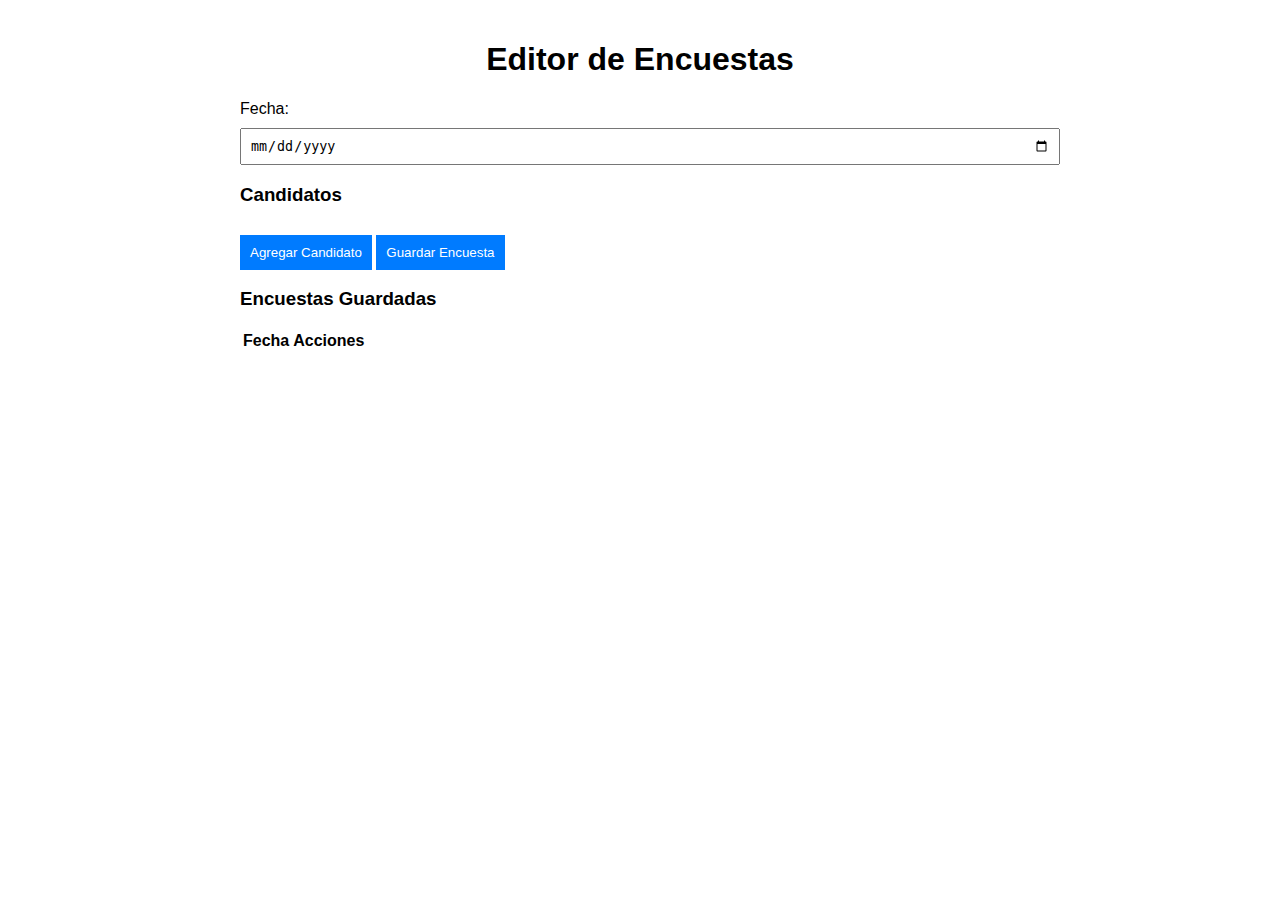
<file: editor.html>
<!DOCTYPE html>
<html lang="es">
<head>
    <meta charset="UTF-8">
    <meta name="viewport" content="width=device-width, initial-scale=1.0">
    <title>Editor de Encuestas</title>
    <style>
        body { font-family: Arial, sans-serif; max-width: 800px; margin: 0 auto; padding: 20px; }
        h1 { text-align: center; }
        .form-group { margin-bottom: 15px; }
        .form-group label { display: block; margin-bottom: 5px; }
        .form-group input, .form-group button { width: 100%; padding: 8px; margin-top: 5px; }
        .candidate-row { margin-bottom: 10px; }
        .add-btn, .save-btn { padding: 10px; margin-top: 10px; display: inline-block; background-color: #007bff; color: white; text-align: center; border: none; cursor: pointer; }
        .add-btn:hover, .save-btn:hover { background-color: #0056b3; }
        .notification { display: none; padding: 10px; margin-top: 20px; text-align: center; background-color: #4CAF50; color: white; border-radius: 5px; }
        .delete-btn { background-color: #f44336; color: white; padding: 5px; cursor: pointer; }
        .delete-btn:hover { background-color: #d32f2f; }
        .edit-btn { background-color: #ff9800; color: white; padding: 5px; cursor: pointer; }
        .edit-btn:hover { background-color: #f57c00; }
    </style>
</head>
<body>
    <h1>Editor de Encuestas</h1>
    <form id="surveyForm">
        <div class="form-group">
            <label for="date">Fecha:</label>
            <input type="date" id="date" required>
        </div>
        <div id="candidatesContainer">
            <h3>Candidatos</h3>
        </div>
        <button type="button" id="addCandidateBtn" class="add-btn">Agregar Candidato</button>
        <button type="submit" class="save-btn">Guardar Encuesta</button>
    </form>
    <div id="notification" class="notification">Encuesta Publicada</div>

    <!-- Lista de encuestas guardadas -->
    <h3>Encuestas Guardadas</h3>
    <table id="savedSurveysTable">
        <thead>
            <tr>
                <th>Fecha</th>
                <th>Acciones</th>
            </tr>
        </thead>
        <tbody>
            <!-- Las encuestas se generarán dinámicamente aquí -->
        </tbody>
    </table>

    <script>
        const candidatesContainer = document.getElementById('candidatesContainer');
        const surveyForm = document.getElementById('surveyForm');
        const notification = document.getElementById('notification');
        const savedSurveysTable = document.getElementById('savedSurveysTable').getElementsByTagName('tbody')[0];

        // Agregar un nuevo candidato al formulario
        document.getElementById('addCandidateBtn').addEventListener('click', () => {
            const row = document.createElement('div');
            row.className = 'candidate-row';
            row.innerHTML = `
                <input type="text" placeholder="Nombre del candidato" class="candidate-name" required>
                <input type="text" placeholder="Región del candidato" class="candidate-region" required>
                <input type="number" placeholder="Aprobado (%)" class="aprobado" min="0" max="100" required>
                <input type="number" placeholder="Desaprobado (%)" class="desaprobado" min="0" max="100" required>
                <input type="number" placeholder="No sabe/no opina (%)" class="no-sabe" min="0" max="100" required>
                <input type="file" class="candidate-img" accept="image/*" style="margin-top: 10px;" required>
            `;
            candidatesContainer.appendChild(row);
        });

        // Maneja el guardado de encuestas
        surveyForm.addEventListener('submit', (e) => {
            e.preventDefault();

            const date = document.getElementById('date').value;
            const candidates = Array.from(document.querySelectorAll('.candidate-row')).map(row => ({
                name: row.querySelector('.candidate-name').value,
                region: row.querySelector('.candidate-region').value,
                percentages: {
                    aprobado: parseFloat(row.querySelector('.aprobado').value),
                    desaprobado: parseFloat(row.querySelector('.desaprobado').value),
                    noSabe: parseFloat(row.querySelector('.no-sabe').value),
                },
                img: row.querySelector('.candidate-img').files[0] ? URL.createObjectURL(row.querySelector('.candidate-img').files[0]) : ''
            }));

            // Guardar en localStorage
            const surveys = JSON.parse(localStorage.getItem('surveys')) || {};
            surveys[date] = { date, candidates };
            localStorage.setItem('surveys', JSON.stringify(surveys));

            // Mostrar mensaje de notificación
            notification.style.display = 'block';
            setTimeout(() => {
                notification.style.display = 'none';
            }, 3000);

            loadSavedSurveys();  // Recargar las encuestas guardadas
        });

        // Cargar encuestas guardadas y mostrar botones de editar y eliminar
        function loadSavedSurveys() {
            const surveys = JSON.parse(localStorage.getItem('surveys')) || {};
            savedSurveysTable.innerHTML = '';

            Object.keys(surveys).forEach(date => {
                const row = document.createElement('tr');
                row.innerHTML = `
                    <td>${date}</td>
                    <td>
                        <button class="edit-btn" data-date="${date}">Editar</button>
                        <button class="delete-btn" data-date="${date}">Eliminar</button>
                    </td>
                `;
                row.querySelector('.edit-btn').addEventListener('click', (e) => {
                    editSurvey(e.target.getAttribute('data-date'));
                });
                row.querySelector('.delete-btn').addEventListener('click', (e) => {
                    deleteSurvey(e.target.getAttribute('data-date'));
                });
                savedSurveysTable.appendChild(row);
            });
        }

        // Eliminar una encuesta de localStorage
        function deleteSurvey(date) {
            const surveys = JSON.parse(localStorage.getItem('surveys')) || {};
            delete surveys[date];
            localStorage.setItem('surveys', JSON.stringify(surveys));
            loadSavedSurveys();  // Recargar la tabla de encuestas
        }

        // Editar una encuesta
        function editSurvey(date) {
            const surveys = JSON.parse(localStorage.getItem('surveys')) || {};
            const survey = surveys[date];

            // Cargar la fecha en el formulario
            document.getElementById('date').value = survey.date;

            // Limpiar los candidatos existentes
            candidatesContainer.innerHTML = '';

            // Cargar los candidatos de la encuesta seleccionada
            survey.candidates.forEach(candidate => {
                const row = document.createElement('div');
                row.className = 'candidate-row';
                row.innerHTML = `
                    <input type="text" placeholder="Nombre del candidato" class="candidate-name" value="${candidate.name}" required>
                    <input type="text" placeholder="Región del candidato" class="candidate-region" value="${candidate.region}" required>
                    <input type="number" placeholder="Aprobado (%)" class="aprobado" value="${candidate.percentages.aprobado}" min="0" max="100" required>
                    <input type="number" placeholder="Desaprobado (%)" class="desaprobado" value="${candidate.percentages.desaprobado}" min="0" max="100" required>
                    <input type="number" placeholder="No sabe/no opina (%)" class="no-sabe" value="${candidate.percentages.noSabe}" min="0" max="100" required>
                    <input type="file" class="candidate-img" accept="image/*" style="margin-top: 10px;">
                `;
                candidatesContainer.appendChild(row);
            });
        }

        // Inicializar y cargar las encuestas guardadas cuando la página cargue
        window.onload = loadSavedSurveys;
    </script>
</body>
</html>
</file>
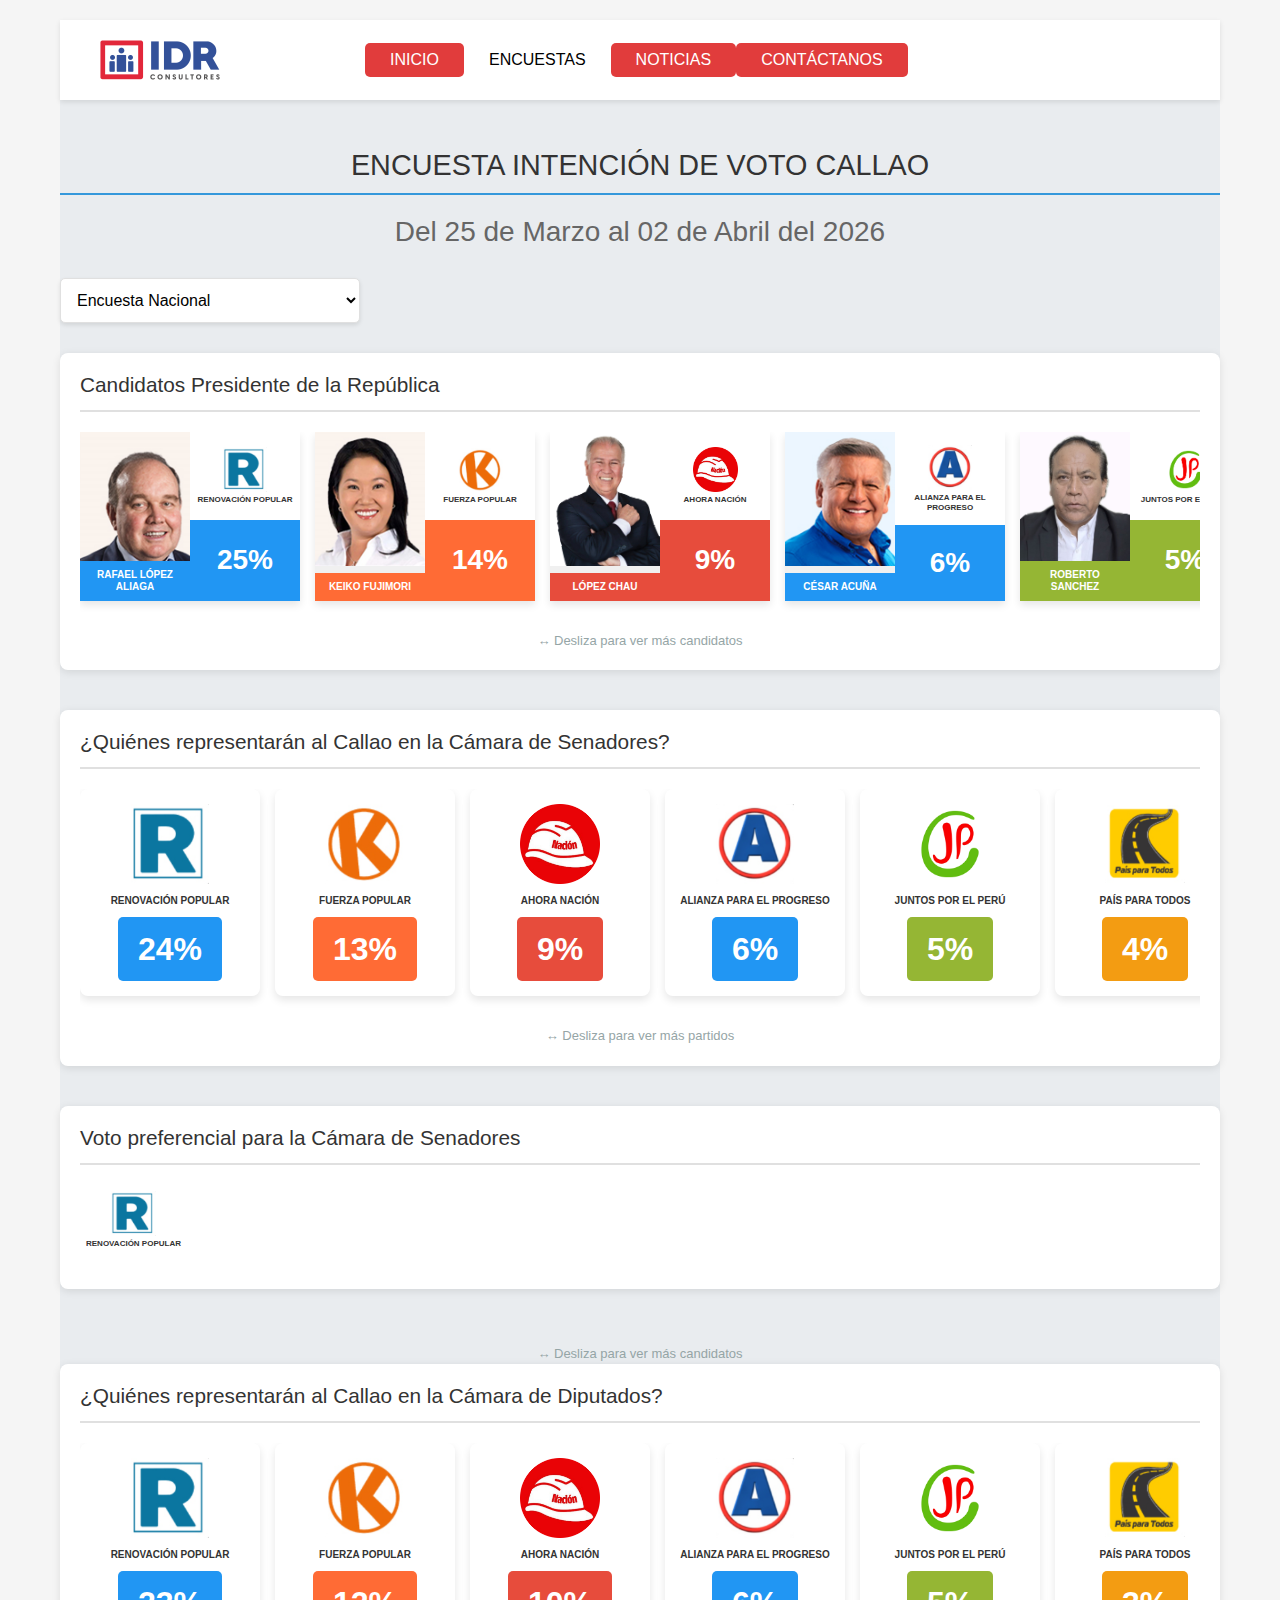
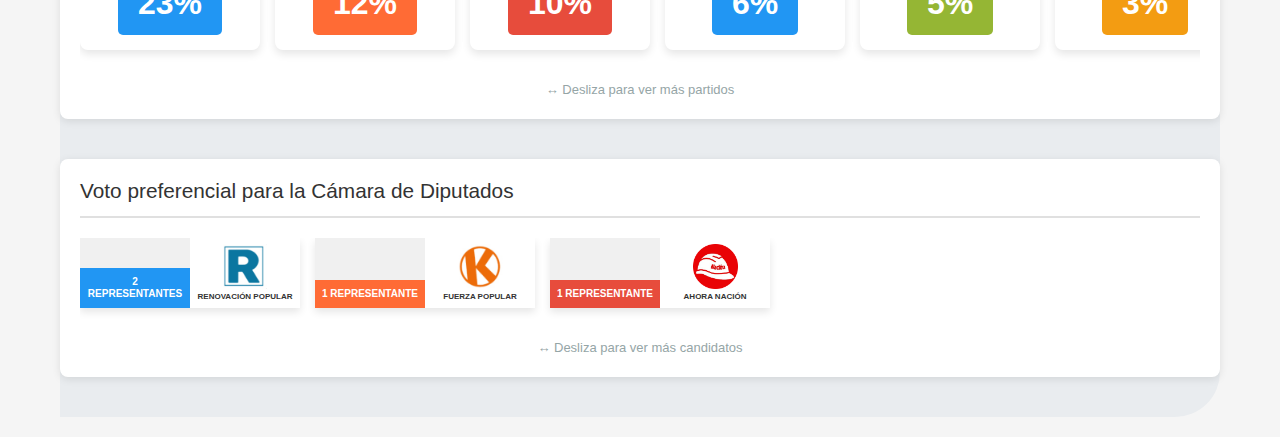
<file: intenciondevotocallao.html>
<!DOCTYPE html>
<html lang="en">

<head>
  <!-- Basic -->
  <meta charset="utf-8" />
  <meta http-equiv="X-UA-Compatible" content="IE=edge" />
  <!-- Mobile Metas -->
  <meta name="viewport" content="width=device-width, initial-scale=1, shrink-to-fit=no" />
  <!-- Site Metas -->
   <meta name="keywords" content="IDR Consultores" />
  <meta name="description" content="" />
  <meta name="author" content="" />
<meta property="og:image" content="https://i.ibb.co/Zg4vMt6/logoidr1.png" />

  <title>IDR encuestas</title>

  <!-- bootstrap core css -->
  <link rel="stylesheet" type="text/css" href="css/bootstrap.css" />

  <!-- font awesome style -->
  <link href="css/font-awesome.min.css" rel="stylesheet" />

  <!-- Custom styles for this template -->
  <link href="css/style.css" rel="stylesheet" />
  <!-- responsive style -->
  <link href="css/responsive.css" rel="stylesheet" />

  <!-- Estilos agregados del index.html -->
  <style>
    .legend {
        display: flex;
        justify-content: center;
        gap: 20px;
        margin-bottom: 20px;
    }

    .legend-item {
        display: flex;
        align-items: center;
        gap: 5px;
    }

    .legend-color {
        width: 20px;
        height: 20px;
    }

    .polls-container {
        margin-bottom: 40px;
    }

    .candidate-row {
        display: flex;
        align-items: center;
        margin-bottom: 10px;
        gap: 10px;
    }

    .candidate-info {
        display: flex;
        flex-direction: column;
        width: 150px;
    }

    .candidate-img {
        width: 40px;
        height: 40px;
        border-radius: 50%;
        background-color: #ddd;
    }

    .bars-container {
        flex-grow: 1;
        height: 30px;
        display: flex;
        background: #f0f0f0;
    }

    .bar {
        height: 100%;
        display: flex;
        align-items: center;
        justify-content: center;
        color: white;
        font-size: 12px;
    }

    .bar-aprobado { background-color: #2196F3; }
    .bar-desaprobado { background-color: #f44336; }
    .bar-no-sabe { background-color: #FF9800; }

    .dates-table {
        width: 100%;
        border-collapse: collapse;
        margin-top: 20px;
    }

    .dates-table th {
        background-color: #f5f5f5;
        padding: 10px;
        text-align: left;
    }

    .dates-table td {
        padding: 10px;
        border: 1px solid #ddd;
        cursor: pointer;
    }

    .dates-table tr:hover {
        background-color: #f0f0f0;
    }
  </style>
   
</head>

<body class="sub_page">

  <div class="hero_area">
    <!-- header section strats -->
    <header class="header_section">
      <div class="container-fluid">
        <nav class="navbar navbar-expand-lg custom_nav-container ">
          <img src="images/logoidr.png" alt="Logo" class="logo-img" style="max-height: 50px;">
          </a>

          <button class="navbar-toggler" type="button" data-toggle="collapse" data-target="#navbarSupportedContent" aria-controls="navbarSupportedContent" aria-expanded="false" aria-label="Toggle navigation">
            <span class=""> </span>
          </button>

          <div class="collapse navbar-collapse" id="navbarSupportedContent">
            <ul class="navbar-nav  ">
              <li class="nav-item ">
                <a class="nav-link" href="index.html">Inicio <span class="sr-only">(current)</span></a>
              </li>
              <li class="nav-item active">
                <a class="nav-link" href="encuestas.html"> Encuestas</a>
              </li>
              <li class="nav-item">
                <a class="nav-link" href="noticias.html">Noticias</a>
              </li>
              <li class="nav-item">
                <a class="nav-link" href="contacto.html">Contáctanos</a>
              </li>
            </ul>
            <div class="quote_btn-container">
              <a href="" class="quote_btn">
                Get A Quote
              </a>
            </div>
          </div>
        </nav>
      </div>
    </header>
    <!-- end header section -->
    
    
    
    <br>
    <br>
    
    
    


<script type="text/javascript">
        var gk_isXlsx = false;
        var gk_xlsxFileLookup = {};
        var gk_fileData = {};
        function loadFileData(filename) {
        if (gk_isXlsx && gk_xlsxFileLookup[filename]) {
            try {
                var workbook = XLSX.read(gk_fileData[filename], { type: 'base64' });
                var firstSheetName = workbook.SheetNames[0];
                var worksheet = workbook.Sheets[firstSheetName];

                // Convert sheet to JSON to filter blank rows
                var jsonData = XLSX.utils.sheet_to_json(worksheet, { header: 1, blankrows: false, defval: '' });
                // Filter out blank rows (rows where all cells are empty, null, or undefined)
                var filteredData = jsonData.filter(row =>
                    row.some(cell => cell !== '' && cell !== null && cell !== undefined)
                );

                // Convert filtered JSON back to CSV
                var csv = XLSX.utils.aoa_to_sheet(filteredData); // Create a new sheet from filtered array of arrays
                csv = XLSX.utils.sheet_to_csv(csv, { header: 1 });
                return csv;
            } catch (e) {
                console.error(e);
                return "";
            }
        }
        return gk_fileData[filename] || "";
        }
        </script>
    
    
    
    
    <!DOCTYPE html>
<html lang="es">
<head>
<meta charset="utf-8"/>
<meta content="width=device-width, initial-scale=1.0" name="viewport"/>
<title>Encuesta Nacional y Regional</title>
<style>
    :root {
      --primary-color: #3498db;
      --secondary-color: #f8f9fa;
      --border-color: #e0e0e0;
      --text-color: #333;
      --highlight-color: #2980b9;
      --orange: #FF6B35;
      --blue: #2196F3;
    }
    
    * {
      margin: 0;
      padding: 0;
      box-sizing: border-box;
      font-family: 'Segoe UI', Tahoma, Geneva, Verdana, sans-serif;
    }
    
    body {
      background-color: #f5f5f5;
      color: var(--text-color);
      padding: 20px;
      max-width: 1200px;
      margin: 0 auto;
    }
    
    h1 {
      text-align: center;
      margin-bottom: 20px;
      padding-bottom: 10px;
      border-bottom: 2px solid var(--primary-color);
      font-size: 1.8rem;
    }
    
    h3 {
      text-align: center;
      color: #666;
      font-weight: normal;
      margin-bottom: 30px;
    }
    
    .survey-selector {
      margin-bottom: 30px;
      max-width: 300px;
    }
    
    select {
      width: 100%;
      padding: 12px;
      border: 1px solid var(--border-color);
      border-radius: 5px;
      font-size: 16px;
      background-color: white;
      cursor: pointer;
      box-shadow: 0 2px 4px rgba(0,0,0,0.1);
    }
    
    select:focus {
      outline: none;
      border-color: var(--highlight-color);
      box-shadow: 0 0 0 2px rgba(41, 128, 185, 0.3);
    }
    
    .poll-section {
      margin-bottom: 40px;
      background-color: white;
      border-radius: 8px;
      padding: 20px;
      box-shadow: 0 2px 8px rgba(0,0,0,0.1);
    }
    
    .poll-section h2 {
      font-size: 1.3rem;
      margin-bottom: 20px;
      padding-bottom: 12px;
      border-bottom: 2px solid var(--border-color);
      color: var(--text-color);
    }
    
    .candidates-grid {
      display: flex;
      overflow-x: auto;
      gap: 15px;
      margin-top: 20px;
      padding-bottom: 15px;
      scroll-behavior: smooth;
      scrollbar-width: thin;
      scrollbar-color: var(--primary-color) var(--secondary-color);
    }
    
    .candidates-grid::-webkit-scrollbar {
      height: 8px;
    }
    
    .candidates-grid::-webkit-scrollbar-track {
      background: var(--secondary-color);
      border-radius: 10px;
    }
    
    .candidates-grid::-webkit-scrollbar-thumb {
      background-color: var(--primary-color);
      border-radius: 10px;
    }
    
    .candidates-grid::-webkit-scrollbar-thumb:hover {
      background-color: var(--highlight-color);
    }
    
    .candidate-card {
      background-color: white;
      border-radius: 0;
      overflow: hidden;
      border: none;
      transition: all 0.3s ease;
      display: grid;
      grid-template-columns: 1fr 1fr;
      grid-template-rows: auto auto;
      min-width: 220px;
      max-width: 220px;
      flex-shrink: 0;
      box-shadow: 0 4px 8px rgba(0,0,0,0.1);
    }
    
    .candidate-card:hover {
      transform: translateY(-5px);
      box-shadow: 0 8px 20px rgba(0,0,0,0.2);
    }
    
    .candidate-photo {
      grid-column: 1;
      grid-row: 1 / 3;
      position: relative;
      overflow: hidden;
      display: flex;
      align-items: flex-end;
      justify-content: center;
      background-color: #f0f0f0;
      padding-bottom: 35px;
    }
    
    .candidate-photo img {
      width: 100%;
      height: 100%;
      object-fit: cover;
      object-position: center top;
    }
    
    .candidate-name-overlay {
      position: absolute;
      bottom: 0;
      left: 0;
      right: 0;
      color: white;
      padding: 8px 5px;
      text-align: center;
      font-weight: 900;
      font-size: 10px;
      text-transform: uppercase;
      line-height: 1.2;
    }
    
    .party-logo {
      grid-column: 2;
      grid-row: 1;
      display: flex;
      flex-direction: column;
      align-items: center;
      justify-content: center;
      padding: 6px;
      background: white;
      gap: 3px;
    }
    
    .party-logo-img {
      width: 45px;
      height: 45px;
      object-fit: contain;
      object-position: center;
    }
    
    .party-name {
      font-size: 8px;
      text-align: center;
      color: #333;
      font-weight: 900;
      text-transform: uppercase;
      line-height: 1.2;
    }
    
    .percentage-section {
      grid-column: 2;
      grid-row: 2;
      display: flex;
      align-items: center;
      justify-content: center;
      color: white;
      font-size: 28px;
      font-weight: bold;
      padding: 10px;
    }
    
    .survey-data {
      display: none;
    }
    
    .survey-data.active {
      display: block;
    }
    
    .scroll-hint {
      text-align: center;
      color: #95a5a6;
      font-size: 13px;
      margin-top: 15px;
      display: block;
    }
    
    /* Cards without percentage */
    [data-no-percentage="true"] .percentage-section {
      display: none;
    }
    
    [data-no-percentage="true"] .party-logo {
      grid-row: 1 / 3;
      justify-content: center;
    }
    
    /* Special styling for "No sabe" and "Otros" */
    [data-color="special"] .percentage-section {
      grid-row: 1 / 3;
      font-size: 36px;
    }
    
    [data-color="special"] .party-logo {
      display: none;
    }
    
    /* Simple style for party-only cards */
    .party-card {
      background-color: white;
      border-radius: 8px;
      overflow: hidden;
      border: none;
      transition: all 0.3s ease;
      display: flex;
      flex-direction: column;
      align-items: center;
      min-width: 180px;
      max-width: 180px;
      flex-shrink: 0;
      box-shadow: 0 4px 8px rgba(0,0,0,0.1);
      padding: 15px 10px;
      gap: 10px;
    }
    
    .party-card:hover {
      transform: translateY(-5px);
      box-shadow: 0 8px 20px rgba(0,0,0,0.2);
    }
    
    .party-card-logo {
      width: 80px;
      height: 80px;
      object-fit: contain;
      object-position: center;
    }
    
    .party-card-name {
      font-size: 10px;
      text-align: center;
      color: #333;
      font-weight: 900;
      text-transform: uppercase;
      line-height: 1.3;
    }
    
    .party-card-percentage {
      font-size: 32px;
      font-weight: bold;
      color: white;
      padding: 8px 20px;
      border-radius: 5px;
      min-width: 80px;
      text-align: center;
    }
    
    /* Responsive */
    @media (max-width: 768px) {
      h1 {
        font-size: 1.5rem;
      }
      
      .candidates-grid {
        gap: 12px;
      }
      
      .candidate-card {
        min-width: 200px;
        max-width: 200px;
      }
      
      .poll-section {
        padding: 15px;
      }
    }
    
    @media (max-width: 480px) {
      body {
        padding: 10px;
      }
      
      .candidate-card {
        min-width: 180px;
        max-width: 180px;
      }
      
      .candidates-grid {
        gap: 10px;
      }
      
      .candidate-name-overlay {
        font-size: 8px;
        padding: 5px 3px;
      }
      
      .party-logo-img {
        width: 40px;
        height: 40px;
      }
      
      .party-name {
        font-size: 6px;
      }
      
      .percentage-section {
        font-size: 24px;
        padding: 8px;
      }
      
      [data-color="special"] .percentage-section {
        font-size: 30px;
      }
    }
    
    /* Animation on load */
    @keyframes fadeInUp {
      from {
        opacity: 0;
        transform: translateY(20px);
      }
      to {
        opacity: 1;
        transform: translateY(0);
      }
    }
    
    .candidate-card {
      animation: fadeInUp 0.5s ease-out forwards;
    }
    
    .candidate-card:nth-child(1) { animation-delay: 0.05s; }
    .candidate-card:nth-child(2) { animation-delay: 0.1s; }
    .candidate-card:nth-child(3) { animation-delay: 0.15s; }
    .candidate-card:nth-child(4) { animation-delay: 0.2s; }
    .candidate-card:nth-child(5) { animation-delay: 0.25s; }
    .candidate-card:nth-child(6) { animation-delay: 0.3s; }
    .candidate-card:nth-child(7) { animation-delay: 0.35s; }
    .candidate-card:nth-child(8) { animation-delay: 0.4s; }
</style>
</head>
<body>
<h1>ENCUESTA INTENCIÓN DE VOTO CALLAO</h1>
<h3>Del 25 de Marzo al 02 de Abril del 2026</h3>

<div class="survey-selector">
<select id="survey-select">
<option value="nacional">Encuesta Nacional</option>
<option value="regional">Encuesta Regional</option>
</select>
</div>

<!-- ==================== ENCUESTA NACIONAL ==================== -->
<div class="survey-data active" id="nacional-data">
<section class="poll-section">
<h2>Candidatos Presidente de la República</h2>
<div class="candidates-grid">
    
 <div class="candidate-card" data-color="#2196F3">
<div class="candidate-photo">
<img alt="Rafael López" src="images/rafael.png"/>
<div class="candidate-name-overlay">RAFAEL LÓPEZ ALIAGA</div>
</div>
<div class="party-logo">
<img class="party-logo-img" alt="Renovación Popular" src="images/logorenovacion.png"/>
<div class="party-name">Renovación Popular</div>
</div>
<div class="percentage-section">25%</div>
</div>
    
    
    <div class="candidate-card" data-color="#FF6B35">
<div class="candidate-photo">
<img alt="Keiko Fujimori" src="images/keyko.png"/>
<div class="candidate-name-overlay">KEIKO FUJIMORI</div>
</div>
<div class="party-logo">
<img class="party-logo-img" alt="Fuerza Popular" src="images/logofuerzapopular.png"/>
<div class="party-name">Fuerza Popular</div>
</div>
<div class="percentage-section">14%</div>
</div>

    
 <div class="candidate-card" data-color="#e74c3c">
<div class="candidate-photo">
<img alt="George Forsyth" src="images/lopez-chau.jpg"/>
<div class="candidate-name-overlay">LÓPEZ CHAU</div>
</div>
<div class="party-logo">
<img class="party-logo-img" alt="Somos Perú" src="images/logoahoranacion.png"/>
<div class="party-name">Ahora Nación</div>
</div>
<div class="percentage-section">9%</div>
</div>   
    


    
    
<div class="candidate-card" data-color="#2196F3">
<div class="candidate-photo">
<img alt="César Acuña" src="images/cesar1.png"/>
<div class="candidate-name-overlay">CÉSAR ACUÑA</div>
</div>
<div class="party-logo">
<img class="party-logo-img" alt="Alianza para el Progreso" src="images/logoalianza.png"/>
<div class="party-name">Alianza para el Progreso</div>
</div>
<div class="percentage-section">6%</div>
</div>

    
    
    <div class="candidate-card" data-color="#95b634">
<div class="candidate-photo">
<img alt="Mario Vizcarra" src="images/robertosanchez.jpg"/>
<div class="candidate-name-overlay">ROBERTO SANCHEZ</div>
</div>
<div class="party-logo">
<img class="party-logo-img" alt="Perú Primero" src="images/logojuntosporelperu.png"/>
<div class="party-name">Juntos por el Perú</div>
</div>
<div class="percentage-section">5%</div>
</div>

    
    
    <div class="candidate-card" data-color="#f39c12">
<div class="candidate-photo">
<img alt="Carlos Álvarez" src="images/carlosalvarez.jpg"/>
<div class="candidate-name-overlay">CARLOS ÁLVAREZ</div>
</div>
<div class="party-logo">
<img class="party-logo-img" alt="País para Todos" src="images/logopaisparatodos.png"/>
<div class="party-name">País para Todos</div>
</div>
<div class="percentage-section">4%</div>
</div>




<div class="candidate-card" data-color="#2196F3">
<div class="candidate-photo">
<img alt="Alfredo Barnechea" src="images/josewilliams.jpg"/>
<div class="candidate-name-overlay">JOSE WILLIAMS</div>
</div>
<div class="party-logo">
<img class="party-logo-img" alt="Acción Popular" src="images/logoavanzapais1.png"/>
<div class="party-name">Avanza País</div>
</div>
<div class="percentage-section">3%</div>
</div>
    
    


<div class="candidate-card" data-color="special">
<div class="candidate-photo">
<img alt="No sabe" src="images/nosabe.png"/>
<div class="candidate-name-overlay">NO SABE / NO OPINA</div>
</div>
<div class="percentage-section">11%</div>
</div>

<div class="candidate-card" data-color="special">
<div class="candidate-photo">
<img alt="Otros" src="images/otros.png"/>
<div class="candidate-name-overlay">OTROS CANDIDATOS</div>
</div>
<div class="percentage-section">23%</div>
</div>

</div>
<div class="scroll-hint">↔ Desliza para ver más candidatos</div>
</section>

<section class="poll-section">
<h2>¿Quiénes representarán al Callao en la Cámara de Senadores?</h2>
<div class="candidates-grid">
    
    
    
<div class="party-card" data-color="#2196F3">
<img class="party-card-logo" alt="Renovación Popular" src="images/logorenovacion.png"/>
<div class="party-card-name">Renovación Popular</div>
<div class="party-card-percentage">24%</div>
</div>
    
    
    
    <div class="party-card" data-color="#FF6B35">
<img class="party-card-logo" alt="Fuerza Popular" src="images/logofuerzapopular.png"/>
<div class="party-card-name">Fuerza Popular</div>
<div class="party-card-percentage">13%</div>
</div>

<div class="party-card" data-color="#e74c3c">
<img class="party-card-logo" alt="Somos Perú" src="images/logoahoranacion.png"/>
<div class="party-card-name">Ahora Nación</div>
<div class="party-card-percentage">9%</div>
</div>


<div class="party-card" data-color="#2196F3">
<img class="party-card-logo" alt="Alianza para el Progreso" src="images/logoalianza.png"/>
<div class="party-card-name">Alianza para el Progreso</div>
<div class="party-card-percentage">6%</div>
</div>
    
       <div class="party-card" data-color="#95b634">
<img class="party-card-logo" alt="Perú Primero" src="images/logojuntosporelperu.png"/>
<div class="party-card-name">Juntos por el Perú</div>
<div class="party-card-percentage">5%</div>
</div>

    
    <div class="party-card" data-color="#f39c12">
<img class="party-card-logo" alt="País Para Todos" src="images/logopaisparatodos.png"/>
<div class="party-card-name">País Para Todos</div>
<div class="party-card-percentage">4%</div>
</div>

    

<div class="party-card" data-color="#2196F3">
<img class="party-card-logo" alt="Acción Popular" src="images/logoavanzapais1.png"/>
<div class="party-card-name">Avanza País</div>
<div class="party-card-percentage">3%</div>
</div>


<div class="party-card" data-color="special">
<img class="party-card-logo" alt="No sabe" src="images/nosabe.png"/>
<div class="party-card-name">No sabe / No opina</div>
<div class="party-card-percentage">11%</div>
</div>

<div class="party-card" data-color="special">
<img class="party-card-logo" alt="Otros" src="images/otros.png"/>
<div class="party-card-name">Otros partidos</div>
<div class="party-card-percentage">25%</div>
</div>

</div>
<div class="scroll-hint">↔ Desliza para ver más partidos</div>
</section>

<section class="poll-section">
<h2>Voto preferencial para la Cámara de Senadores</h2>
<div class="candidates-grid">


<div class="party-logo">
<img class="party-logo-img" alt="Somos Perú" src="images/logorenovacion.png"/>
<div class="party-name">Renovación Popular</div>
</div>
</div>

</div>
<div class="scroll-hint">↔ Desliza para ver más candidatos</div>
</section>

<section class="poll-section">
<h2>¿Quiénes representarán al Callao en la Cámara de Diputados?</h2>
<div class="candidates-grid">

    
  <div class="party-card" data-color="#2196F3">
<img class="party-card-logo" alt="Renovación Popular" src="images/logorenovacion.png"/>
<div class="party-card-name">Renovación Popular</div>
<div class="party-card-percentage">23%</div>
</div>
    
    
    
    <div class="party-card" data-color="#FF6B35">
<img class="party-card-logo" alt="Fuerza Popular" src="images/logofuerzapopular.png"/>
<div class="party-card-name">Fuerza Popular</div>
<div class="party-card-percentage">12%</div>
</div>

<div class="party-card" data-color="#e74c3c">
<img class="party-card-logo" alt="Somos Perú" src="images/logoahoranacion.png"/>
<div class="party-card-name">Ahora Nación</div>
<div class="party-card-percentage">10%</div>
</div>


<div class="party-card" data-color="#2196F3">
<img class="party-card-logo" alt="Alianza para el Progreso" src="images/logoalianza.png"/>
<div class="party-card-name">Alianza para el Progreso</div>
<div class="party-card-percentage">6%</div>
</div>
    
       <div class="party-card" data-color="#95b634">
<img class="party-card-logo" alt="Perú Primero" src="images/logojuntosporelperu.png"/>
<div class="party-card-name">Juntos por el Perú</div>
<div class="party-card-percentage">5%</div>
</div>

    
    <div class="party-card" data-color="#f39c12">
<img class="party-card-logo" alt="País Para Todos" src="images/logopaisparatodos.png"/>
<div class="party-card-name">País Para Todos</div>
<div class="party-card-percentage">3%</div>
</div>

    

<div class="party-card" data-color="#2196F3">
<img class="party-card-logo" alt="Acción Popular" src="images/logoavanzapais1.png"/>
<div class="party-card-name">Avanza País</div>
<div class="party-card-percentage">3%</div>
</div>


<div class="party-card" data-color="special">
<img class="party-card-logo" alt="No sabe" src="images/nosabe.png"/>
<div class="party-card-name">No sabe / No opina</div>
<div class="party-card-percentage">11%</div>
</div>

<div class="party-card" data-color="special">
<img class="party-card-logo" alt="Otros" src="images/otros.png"/>
<div class="party-card-name">Otros partidos</div>
<div class="party-card-percentage">25%</div>
</div>

</div>
<div class="scroll-hint">↔ Desliza para ver más partidos</div>
</section>

<section class="poll-section">
<h2>Voto preferencial para la Cámara de Diputados</h2>
<div class="candidates-grid">

    
  <div class="candidate-card" data-color="#2196F3" data-no-percentage="true">
<div class="candidate-photo">
<div class="candidate-name-overlay">2 Representantes</div>
</div>
<div class="party-logo">
<img class="party-logo-img" alt="Somos Perú" src="images/logorenovacion.png"/>
<div class="party-name">Renovación Popular</div>
</div>
</div>  
    
    
    <div class="candidate-card" data-color="#FF6B35" data-no-percentage="true">
<div class="candidate-photo">
<div class="candidate-name-overlay">1 Representante</div>
</div>
<div class="party-logo">
<img class="party-logo-img" alt="Fuerza Popular" src="images/logofuerzapopular.png"/>
<div class="party-name">Fuerza Popular</div>
</div>
</div>
       

  <div class="candidate-card" data-color="#e74c3c" data-no-percentage="true">
<div class="candidate-photo">
<div class="candidate-name-overlay">1 Representante</div>
</div>
<div class="party-logo">
<img class="party-logo-img" alt="Somos Perú" src="images/logoahoranacion.png"/>
<div class="party-name">Ahora Nación</div>
</div>
</div>  
    
    
    

    
    





</div>
<div class="scroll-hint">↔ Desliza para ver más candidatos</div>
</section>

</div>

<!-- ==================== ENCUESTA REGIONAL ==================== -->
    
    
<!-- 


<div class="survey-data" id="regional-data">
<section class="poll-section">
<h2>Candidatos Presidente de la República - Regional</h2>
<div class="candidates-grid">

<!-- Aquí puedes editar los datos de la encuesta regional -->
    
    
<!-- 

<div class="candidate-card" data-color="#FF6B35">
<div class="candidate-photo">
<img alt="Keiko Fujimori" src="images/keyko.png"/>
<div class="candidate-name-overlay">Lopez aliaga</div>
</div>
<div class="party-logo">
<img class="party-logo-img" alt="Fuerza Popular" src="images/logofuerzapopular.png"/>
<div class="party-name">Fuerza Popular</div>
</div>
<div class="percentage-section">50%</div>
</div>

<div class="candidate-card" data-color="#2196F3">
<div class="candidate-photo">
<img alt="Rafael López" src="images/rafael.png"/>
<div class="candidate-name-overlay">RAFAEL LÓPEZ ALIAGA</div>
</div>
<div class="party-logo">
<img class="party-logo-img" alt="Renovación Popular" src="images/logorenovacion.png"/>
<div class="party-name">Renovación Popular</div>
</div>
<div class="percentage-section">16%</div>
</div>

<div class="candidate-card" data-color="#e74c3c">
<div class="candidate-photo">
<img alt="George Forsyth" src="images/george.png"/>
<div class="candidate-name-overlay">GEORGE FORSYTH</div>
</div>
<div class="party-logo">
<img class="party-logo-img" alt="Somos Perú" src="images/logosomosperu.png"/>
<div class="party-name">Somos Perú</div>
</div>
<div class="percentage-section">12%</div>
</div>

<div class="candidate-card" data-color="special">
<div class="candidate-photo">
<img alt="No sabe" src="images/nosabe.png"/>
<div class="candidate-name-overlay">NO SABE / NO OPINA</div>
</div>
<div class="percentage-section">25%</div>
</div>

<div class="candidate-card" data-color="special">
<div class="candidate-photo">
<img alt="Otros" src="images/otros.png"/>
<div class="candidate-name-overlay">OTROS CANDIDATOS</div>
</div>
<div class="percentage-section">27%</div>
</div>

</div>
<div class="scroll-hint">↔ Desliza para ver más candidatos</div>
</section>
-->
    
    
    
<!-- Aquí puedes agregar más secciones para la encuesta regional -->

    <!--
    <section class="poll-section">
<h2>¿Quiénes representarán a Loreto en la Cámara de Senadores? - Regional</h2>
<div class="candidates-grid">

<div class="party-card" data-color="#e74c3c">
<img class="party-card-logo" alt="Somos Perú" src="images/logosomosperu.png"/>
<div class="party-card-name">Somos Perú</div>
<div class="party-card-percentage">16%</div>
</div>

<div class="party-card" data-color="#FF6B35">
<img class="party-card-logo" alt="Fuerza Popular" src="images/logofuerzapopular.png"/>
<div class="party-card-name">Fuerza Popular</div>
<div class="party-card-percentage">15%</div>
</div>

<div class="party-card" data-color="#2196F3">
<img class="party-card-logo" alt="Renovación Popular" src="images/logorenovacion.png"/>
<div class="party-card-name">Renovación Popular</div>
<div class="party-card-percentage">12%</div>
</div>

<div class="party-card" data-color="special">
<img class="party-card-logo" alt="No sabe" src="images/nosabe.png"/>
<div class="party-card-name">No sabe / No opina</div>
<div class="party-card-percentage">20%</div>
</div>

<div class="party-card" data-color="special">
<img class="party-card-logo" alt="Otros" src="images/otros.png"/>
<div class="party-card-name">Otros partidos</div>
<div class="party-card-percentage">37%</div>
</div>

</div>
<div class="scroll-hint">↔ Desliza para ver más partidos</div>
</section> -->

<!-- Puedes agregar más secciones según necesites -->

</div>

<script>
document.addEventListener('DOMContentLoaded', () => {
  const select = document.getElementById('survey-select');
  const surveyDataDivs = document.querySelectorAll('.survey-data');

  select.addEventListener('change', () => {
    const selected = select.value;
    surveyDataDivs.forEach(div => {
      div.classList.toggle('active', div.id === `${selected}-data`);
    });
  });

  // Apply colors from data-color attribute
  document.querySelectorAll('.candidate-card[data-color]').forEach(card => {
    const color = card.getAttribute('data-color');
    const overlay = card.querySelector('.candidate-name-overlay');
    const percentage = card.querySelector('.percentage-section');
    
    if (color !== 'special') {
      if (overlay) overlay.style.backgroundColor = color;
      if (percentage) percentage.style.backgroundColor = color;
    } else {
      if (overlay) overlay.style.backgroundColor = '#95a5a6';
      if (percentage) percentage.style.backgroundColor = '#95a5a6';
    }
  });

  document.querySelectorAll('.party-card[data-color]').forEach(card => {
    const color = card.getAttribute('data-color');
    const percentage = card.querySelector('.party-card-percentage');
    
    if (percentage) {
      if (color !== 'special') {
        percentage.style.backgroundColor = color;
      } else {
        percentage.style.backgroundColor = '#95a5a6';
      }
    }
  });

  // Animate on load
  setTimeout(() => {
    document.querySelectorAll('.percentage-section').forEach((section, index) => {
      section.style.opacity = '0';
      setTimeout(() => {
        section.style.transition = 'opacity 0.5s ease-in';
        section.style.opacity = '1';
      }, index * 100);
    });
  }, 300);
});
</script>

</body>
</html>
</file>
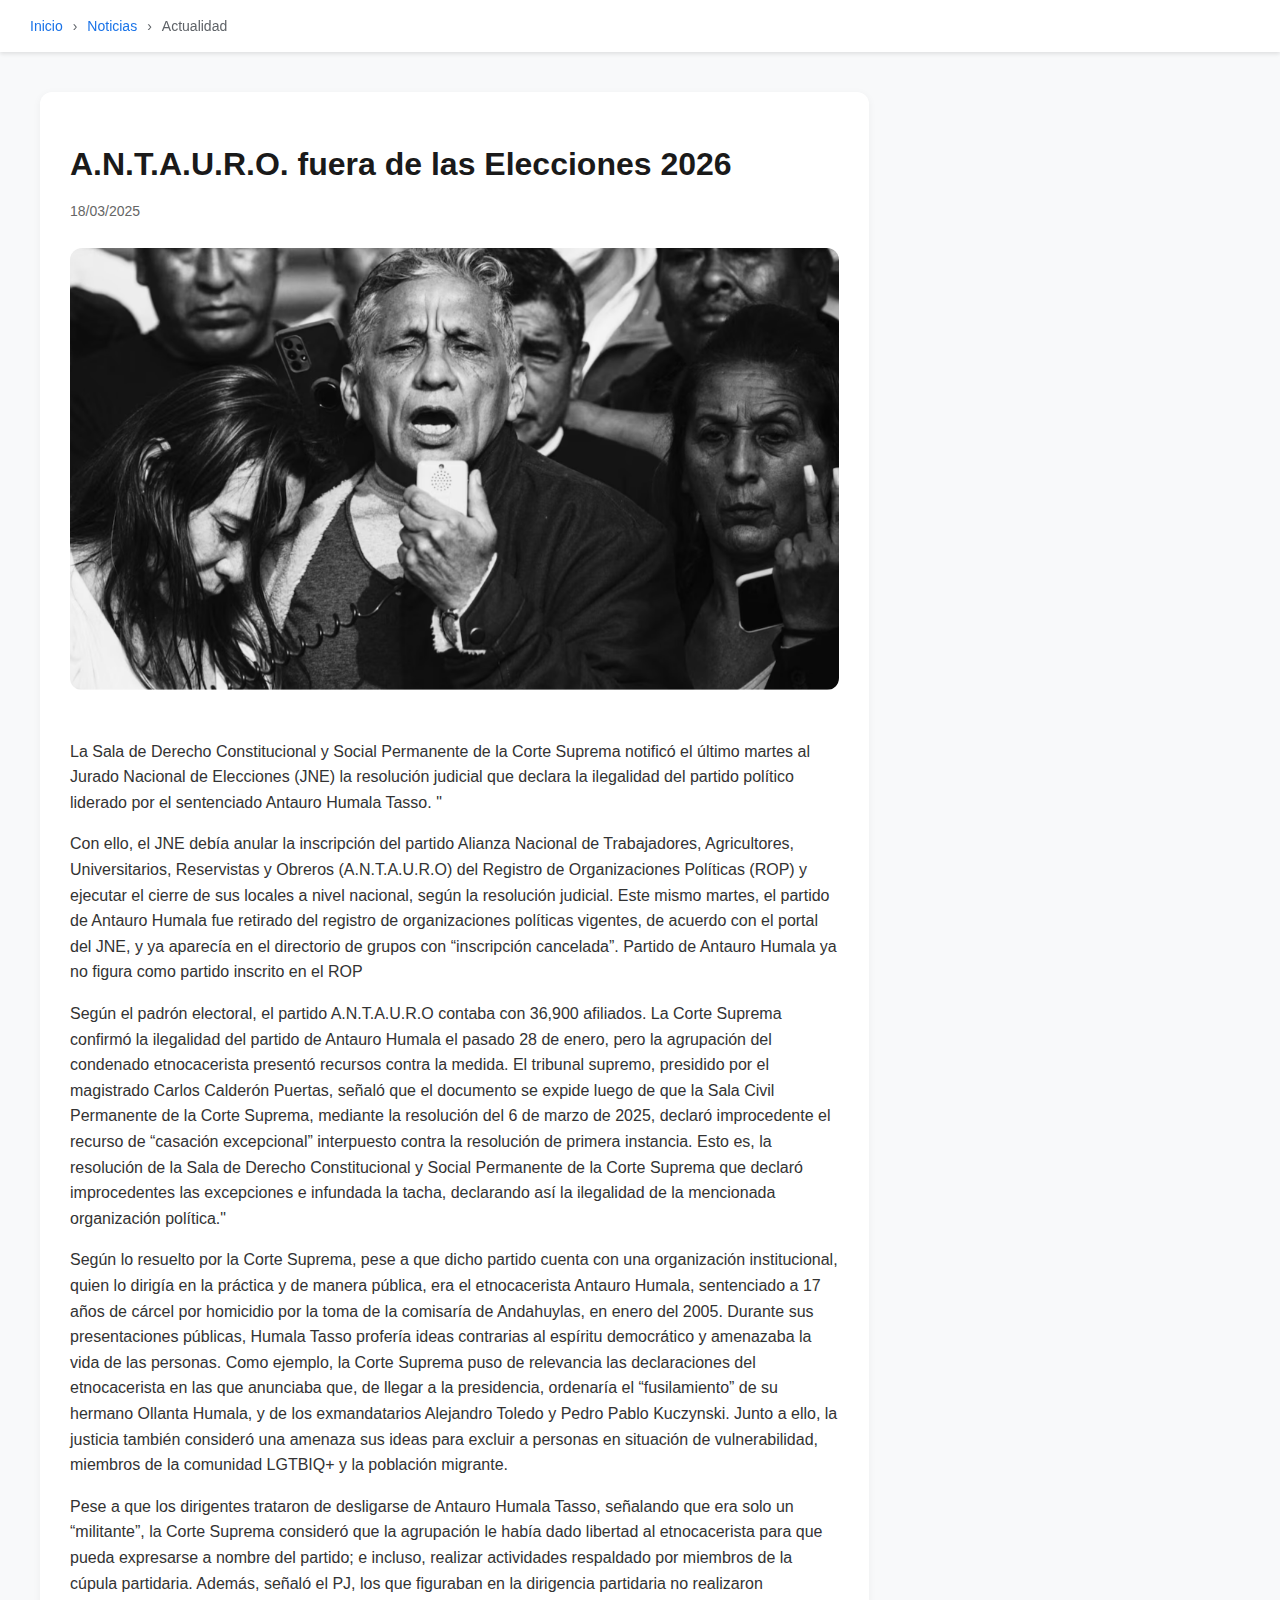
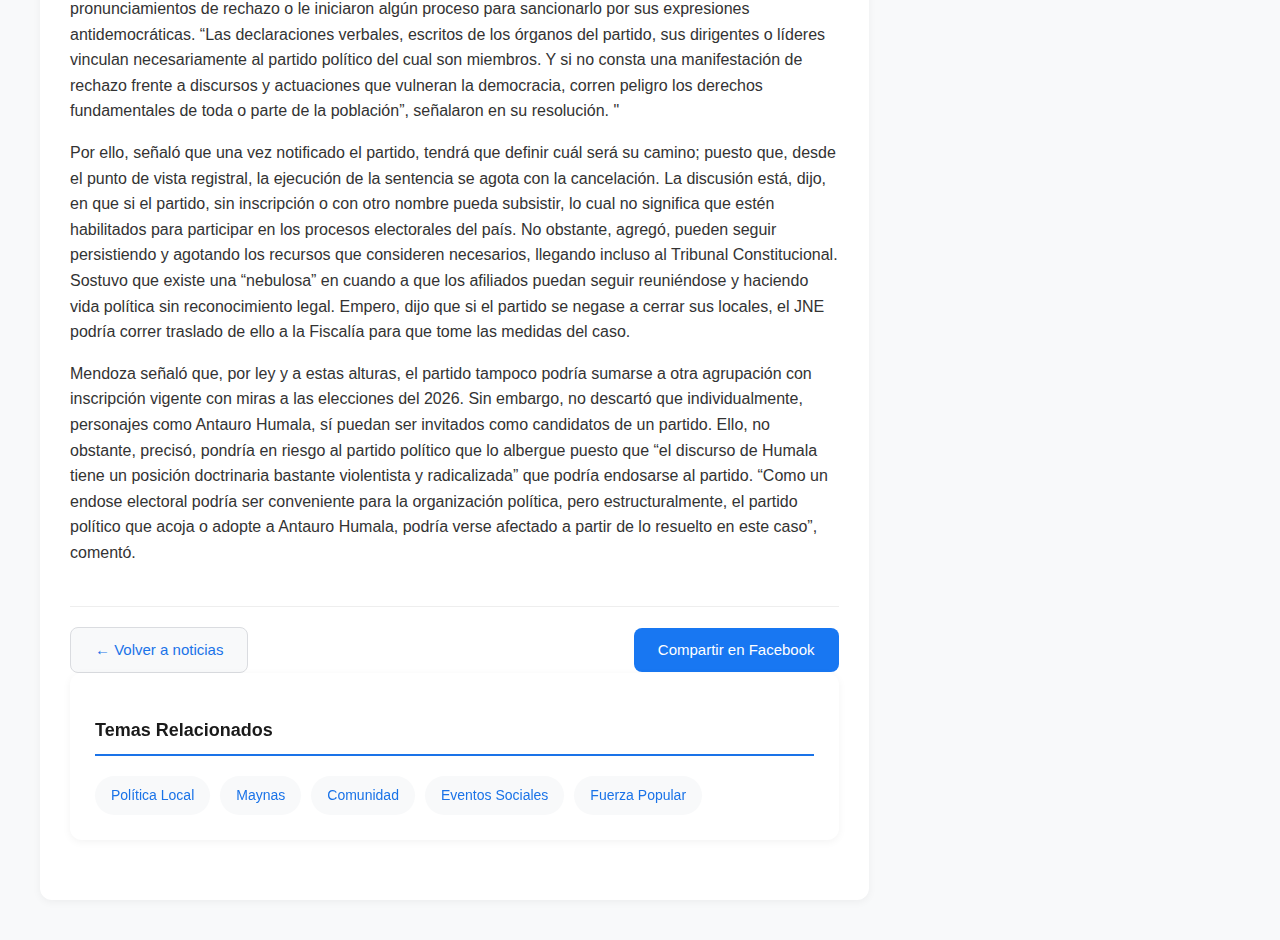
<file: noticia1.html>
<!DOCTYPE html>
<html lang="es">
<head>
    <meta charset="UTF-8">
    <meta name="viewport" content="width=device-width, initial-scale=1.0">
    <title>Noticia Detallada</title>
    
    <!-- Open Graph Meta Tags para Facebook -->
    <meta property="og:title" content="A.N.T.A.U.R.O. fuera de las Elecciones 2026">
    <meta property="og:description" content="El partido político, cuyo líder en la práctica era el etnocacerista Antauro Humala, fue retirado de la lista del Registro de Organizaciones Políticas.">
    <meta property="og:image" content="images/noticiaaa.jpg">
    <meta property="og:url" content="https://tusitio.com/noticia-detalhada">
    
    <style>
        body {
            font-family: 'Arial', sans-serif;
            margin: 0;
            padding: 0;
            background-color: #f8f9fa;
            color: #333;
            line-height: 1.6;
        }

        header {
            background-color: #fff;
            padding: 15px 30px;
            box-shadow: 0 2px 4px rgba(0,0,0,0.1);
            position: sticky;
            top: 0;
            z-index: 1000;
        }

        .breadcrumb {
            display: flex;
            align-items: center;
            gap: 10px;
            font-size: 14px;
        }

        .breadcrumb a {
            color: #1a73e8;
            text-decoration: none;
            font-weight: 500;
            transition: color 0.3s ease;
        }

        .breadcrumb span {
            color: #5f6368;
        }

        .breadcrumb a:hover {
            color: #174ea6;
        }

        .container {
            max-width: 1200px;
            margin: 40px auto;
            display: grid;
            grid-template-columns: 2.5fr 1fr;
            gap: 40px;
            padding: 0 20px;
        }

        /* Estilo del artículo principal */
        .main-article {
            background-color: white;
            padding: 30px;
            border-radius: 12px;
            box-shadow: 0 2px 8px rgba(0,0,0,0.05);
        }

        .main-article img {
            width: 100%;
            height: auto;
            border-radius: 12px;
            margin-bottom: 25px;
        }

        .main-article h1 {
            font-size: 32px;
            margin-bottom: 15px;
            color: #1a1a1a;
            line-height: 1.3;
        }

        .meta {
            color: #666;
            font-size: 14px;
            margin-bottom: 25px;
            display: flex;
            gap: 15px;
        }

        /* Contenedor de acciones */
        .action-buttons {
            display: flex;
            justify-content: space-between;
            align-items: center;
            margin-top: 40px;
            padding-top: 20px;
            border-top: 1px solid #eee;
        }

        .back-button {
            display: inline-flex;
            align-items: center;
            padding: 10px 24px;
            background-color: #f8f9fa;
            color: #1a73e8;
            text-decoration: none;
            border-radius: 8px;
            font-size: 15px;
            font-weight: 500;
            border: 1px solid #dadce0;
            transition: all 0.3s ease;
        }

        .back-button:hover {
            background-color: #f1f3f4;
            border-color: #1a73e8;
        }

        .social-share {
            display: flex;
            gap: 15px;
        }

        .share-facebook {
            display: inline-flex;
            align-items: center;
            padding: 10px 24px;
            background-color: #1877f2;
            color: white;
            text-decoration: none;
            border-radius: 8px;
            font-size: 15px;
            font-weight: 500;
            transition: all 0.3s ease;
        }

        .share-facebook:hover {
            background-color: #166fe5;
            transform: translateY(-1px);
        }

        /* Barra lateral moderna */
        .sidebar {
            position: sticky;
            top: 100px;
        }

        .sidebar-section {
            background-color: white;
            padding: 25px;
            border-radius: 12px;
            box-shadow: 0 2px 8px rgba(0,0,0,0.05);
            margin-bottom: 30px;
        }

        .sidebar-title {
            font-size: 18px;
            color: #1a1a1a;
            margin-bottom: 20px;
            font-weight: 600;
            border-bottom: 2px solid #1a73e8;
            padding-bottom: 10px;
        }

        .tag-cloud {
            display: flex;
            flex-wrap: wrap;
            gap: 10px;
        }

        .tag {
            padding: 8px 16px;
            background-color: #f8f9fa;
            border-radius: 20px;
            color: #1a73e8;
            text-decoration: none;
            font-size: 14px;
            transition: all 0.3s ease;
        }

        .tag:hover {
            background-color: #1a73e8;
            color: white;
        }

        .newsletter-form {
            margin-top: 15px;
        }

        .newsletter-input {
            width: 100%;
            padding: 12px;
            border: 1px solid #dadce0;
            border-radius: 8px;
            margin-bottom: 10px;
            font-size: 14px;
        }

        .newsletter-button {
            width: 100%;
            padding: 12px;
            background-color: #1a73e8;
            color: white;
            border: none;
            border-radius: 8px;
            font-size: 14px;
            font-weight: 500;
            cursor: pointer;
            transition: background-color 0.3s ease;
        }

        .newsletter-button:hover {
            background-color: #174ea6;
        }

        @media (max-width: 768px) {
            .container {
                grid-template-columns: 1fr;
            }
            
            .sidebar {
                position: static;
                margin-top: 30px;
            }

            .main-article h1 {
                font-size: 24px;
            }

            .action-buttons {
                flex-direction: column;
                gap: 15px;
            }

            .social-share {
                width: 100%;
            }

            .share-facebook {
                width: 100%;
                justify-content: center;
            }

            .back-button {
                width: 100%;
                justify-content: center;
            }
        }
    </style>
</head>
<body>
    <header>
        <nav class="breadcrumb">
            <a href="index.html">Inicio</a>
            <span>›</span>
            <a href="noticias.html">Noticias</a>
            <span>›</span>
            <span>Actualidad</span>
        </nav>
    </header>

    <div class="container">
        <!-- Artículo Principal -->
        <div class="main-article">
            <h1>A.N.T.A.U.R.O. fuera de las Elecciones 2026</h1>
            <div class="meta">
               18/03/2025
            </div>
            <img src="images/noticiaaa.jpg" alt="fue retirado de la lista del Registro de Organizaciones Políticas">
            <div class="content">
               
                <p>
                 La Sala de Derecho Constitucional y Social Permanente de la Corte Suprema notificó el último martes al Jurado Nacional de Elecciones (JNE) la resolución judicial que declara la ilegalidad del partido político liderado por el sentenciado Antauro Humala Tasso. "
                
                </p>
                
               <p> Con ello, el JNE debía anular la inscripción del partido Alianza Nacional de Trabajadores, Agricultores, Universitarios, Reservistas y Obreros (A.N.T.A.U.R.O) del Registro de Organizaciones Políticas (ROP) y ejecutar el cierre de sus locales a nivel nacional, según la resolución judicial.

Este mismo martes, el partido de Antauro Humala fue retirado del registro de organizaciones políticas vigentes, de acuerdo con el portal del JNE, y ya aparecía en el directorio de grupos con “inscripción cancelada”.

Partido de Antauro Humala ya no figura como partido inscrito en el ROP </p>

                <p> 
                    Según el padrón electoral, el partido A.N.T.A.U.R.O contaba con 36,900 afiliados.

La Corte Suprema confirmó la ilegalidad del partido de Antauro Humala el pasado 28 de enero, pero la agrupación del condenado etnocacerista presentó recursos contra la medida.


El tribunal supremo, presidido por el magistrado Carlos Calderón Puertas, señaló que el documento se expide luego de que la Sala Civil Permanente de la Corte Suprema, mediante la resolución del 6 de marzo de 2025, declaró improcedente el recurso de “casación excepcional” interpuesto contra la resolución de primera instancia.

Esto es, la resolución de la Sala de Derecho Constitucional y Social Permanente de la Corte Suprema que declaró improcedentes las excepciones e infundada la tacha, declarando así la ilegalidad de la mencionada organización política."

                    </p>
                <p> 
Según lo resuelto por la Corte Suprema, pese a que dicho partido cuenta con una organización institucional, quien lo dirigía en la práctica y de manera pública, era el etnocacerista Antauro Humala, sentenciado a 17 años de cárcel por homicidio por la toma de la comisaría de Andahuylas, en enero del 2005.

Durante sus presentaciones públicas, Humala Tasso profería ideas contrarias al espíritu democrático y amenazaba la vida de las personas. Como ejemplo, la Corte Suprema puso de relevancia las declaraciones del etnocacerista en las que anunciaba que, de llegar a la presidencia, ordenaría el “fusilamiento” de su hermano Ollanta Humala, y de los exmandatarios Alejandro Toledo y Pedro Pablo Kuczynski.

Junto a ello, la justicia también consideró una amenaza sus ideas para excluir a personas en situación de vulnerabilidad, miembros de la comunidad LGTBIQ+ y la población migrante.  </p>
 <p> 
                Pese a que los dirigentes trataron de desligarse de Antauro Humala Tasso, señalando que era solo un “militante”, la Corte Suprema consideró que la agrupación le había dado libertad al etnocacerista para que pueda expresarse a nombre del partido; e incluso, realizar actividades respaldado por miembros de la cúpula partidaria.

Además, señaló el PJ, los que figuraban en la dirigencia partidaria no realizaron pronunciamientos de rechazo o le iniciaron algún proceso para sancionarlo por sus expresiones antidemocráticas.

“Las declaraciones verbales, escritos de los órganos del partido, sus dirigentes o líderes vinculan necesariamente al partido político del cual son miembros. Y si no consta una manifestación de rechazo frente a discursos y actuaciones que vulneran la democracia, corren peligro los derechos fundamentales de toda o parte de la población”, señalaron en su resolución. "
      </p>

<p> Por ello, señaló que una vez notificado el partido, tendrá que definir cuál será su camino; puesto que, desde el punto de vista registral, la ejecución de la sentencia se agota con la cancelación.

La discusión está, dijo, en que si el partido, sin inscripción o con otro nombre pueda subsistir, lo cual no significa que estén habilitados para participar en los procesos electorales del país.

No obstante, agregó, pueden seguir persistiendo y agotando los recursos que consideren necesarios, llegando incluso al Tribunal Constitucional.

Sostuvo que existe una “nebulosa” en cuando a que los afiliados puedan seguir reuniéndose y haciendo vida política sin reconocimiento legal. Empero, dijo que si el partido se negase a cerrar sus locales, el JNE podría correr traslado de ello a la Fiscalía para que tome las medidas del caso. 
  </p>
           <p>   Mendoza señaló que, por ley y a estas alturas, el partido tampoco podría sumarse a otra agrupación con inscripción vigente con miras a las elecciones del 2026. Sin embargo, no descartó que individualmente, personajes como Antauro Humala, sí puedan ser invitados como candidatos de un partido.

Ello, no obstante, precisó, pondría en riesgo al partido político que lo albergue puesto que “el discurso de Humala tiene un posición doctrinaria bastante violentista y radicalizada” que podría endosarse al partido.

“Como un endose electoral podría ser conveniente para la organización política, pero estructuralmente, el partido político que acoja o adopte a Antauro Humala, podría verse afectado a partir de lo resuelto en este caso”, comentó.
               </p>
                <!-- compartir facebook -->
               <div class="action-buttons">
    <a href="noticias.html" class="back-button">← Volver a noticias</a>
    <div class="social-share">
        <a href="#" 
           target="_blank" 
           class="share-facebook" 
           id="share-facebook">
            Compartir en Facebook
        </a>
    </div>
</div>

<script>
    document.getElementById("share-facebook").addEventListener("click", function(event) {
        event.preventDefault();
        var currentUrl = window.location.href; // Obtiene la URL de la página actual
        var facebookUrl = "https://www.facebook.com/sharer/sharer.php?u=" + encodeURIComponent(currentUrl);
        window.open(facebookUrl, "_blank", "width=600,height=400");
    });
</script>
     <!-- fin compartir facebook -->           
                
                
                
                
        </div>

        <!-- Barra Lateral Moderna -->
        <aside class="sidebar">
            <section class="sidebar-section">
                <h3 class="sidebar-title">Temas Relacionados</h3>
                <div class="tag-cloud">
                    <a href="#" class="tag">Política Local</a>
                    <a href="#" class="tag">Maynas</a>
                    <a href="#" class="tag">Comunidad</a>
                    <a href="#" class="tag">Eventos Sociales</a>
                    <a href="#" class="tag">Fuerza Popular</a>
                </div>
            </section>

         
        </aside>
    </div>
</body>
</html>
</file>
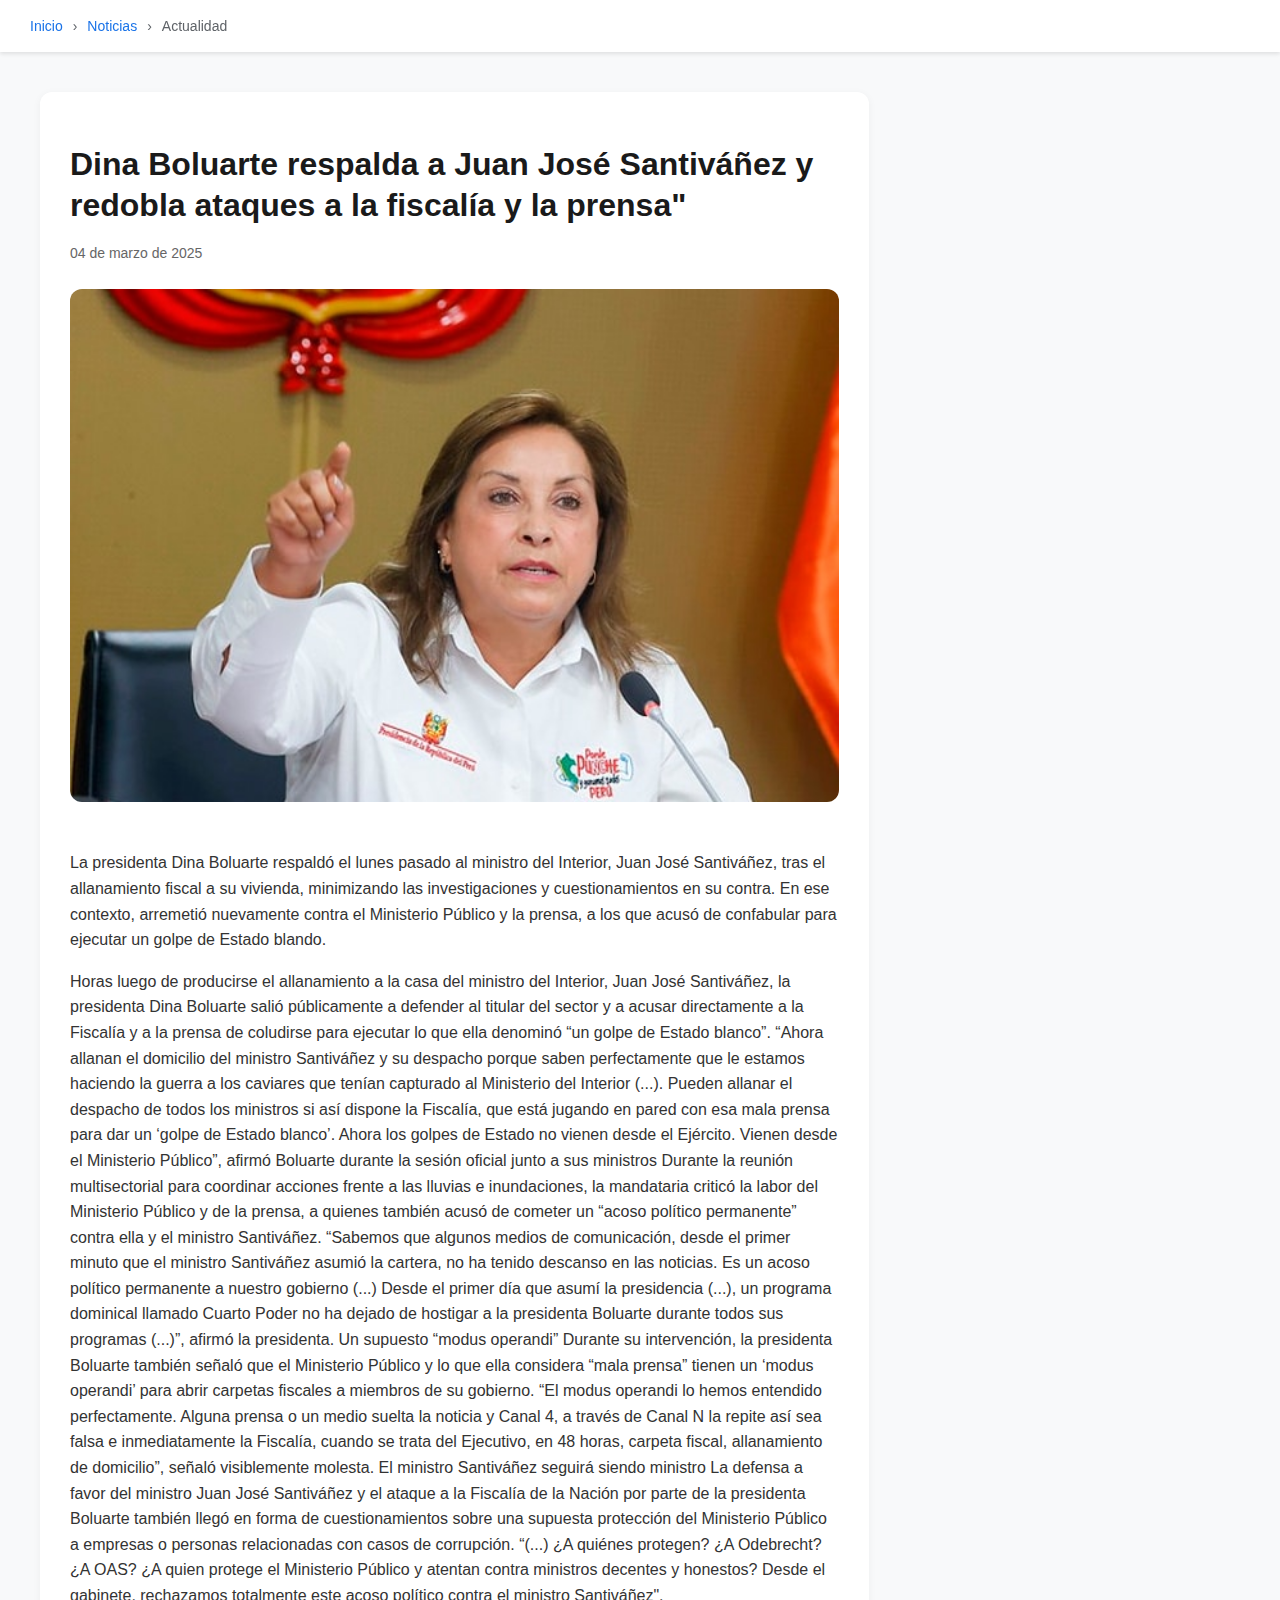
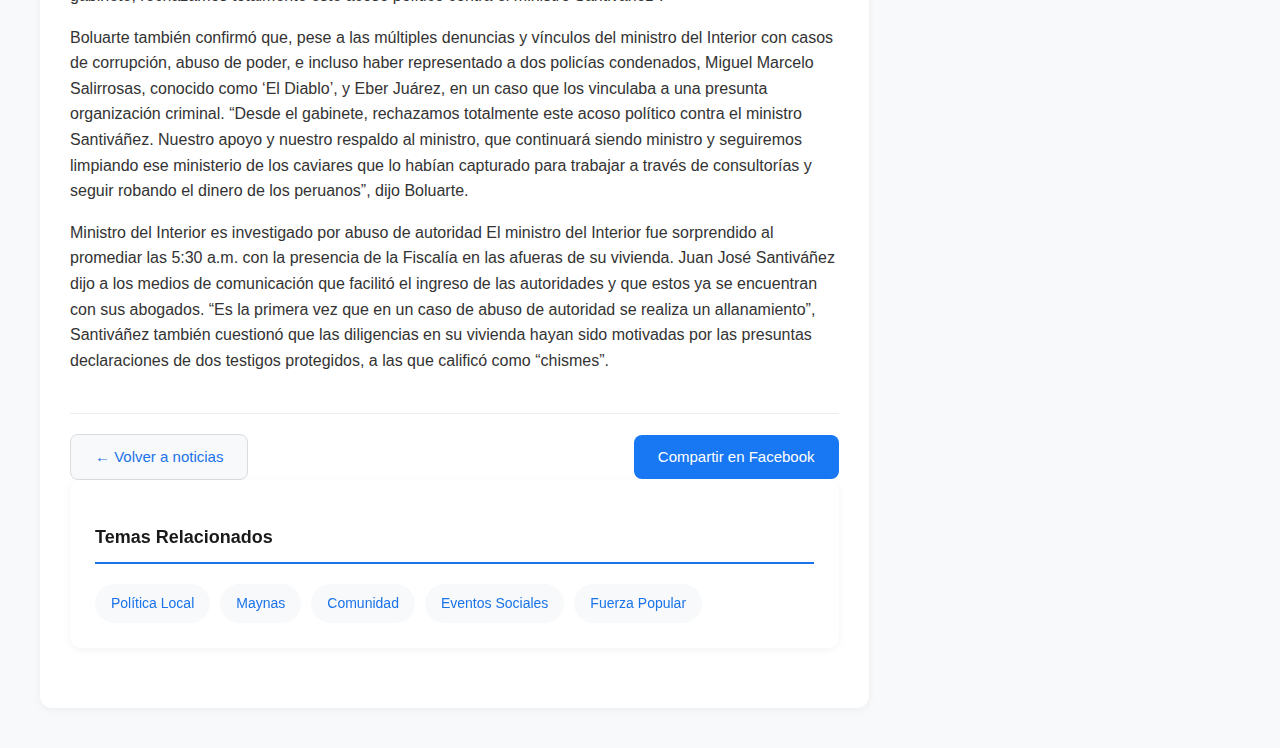
<file: noticia2.html>
<!DOCTYPE html>
<html lang="es">
<head>
    <meta charset="UTF-8">
    <meta name="viewport" content="width=device-width, initial-scale=1.0">
    <title>Noticia Detallada</title>
    
    <!-- Open Graph Meta Tags para Facebook -->
    <meta property="og:title" content="Dina Boluarte respalda a Juan José Santiváñez y redobla ataques a la fiscalía y la prensa">
    <meta property="og:description" content="Boluarte fue citada para responder por la investigación que se le sigue como presunta autora del delito de omisión de funciones">
    <meta property="og:image" content="images/noti2.jpg">
    <meta property="og:url" content="https://tusitio.com/noticia-detalhada">
    
    <style>
        body {
            font-family: 'Arial', sans-serif;
            margin: 0;
            padding: 0;
            background-color: #f8f9fa;
            color: #333;
            line-height: 1.6;
        }

        header {
            background-color: #fff;
            padding: 15px 30px;
            box-shadow: 0 2px 4px rgba(0,0,0,0.1);
            position: sticky;
            top: 0;
            z-index: 1000;
        }

        .breadcrumb {
            display: flex;
            align-items: center;
            gap: 10px;
            font-size: 14px;
        }

        .breadcrumb a {
            color: #1a73e8;
            text-decoration: none;
            font-weight: 500;
            transition: color 0.3s ease;
        }

        .breadcrumb span {
            color: #5f6368;
        }

        .breadcrumb a:hover {
            color: #174ea6;
        }

        .container {
            max-width: 1200px;
            margin: 40px auto;
            display: grid;
            grid-template-columns: 2.5fr 1fr;
            gap: 40px;
            padding: 0 20px;
        }

        /* Estilo del artículo principal */
        .main-article {
            background-color: white;
            padding: 30px;
            border-radius: 12px;
            box-shadow: 0 2px 8px rgba(0,0,0,0.05);
        }

        .main-article img {
            width: 100%;
            height: auto;
            border-radius: 12px;
            margin-bottom: 25px;
        }

        .main-article h1 {
            font-size: 32px;
            margin-bottom: 15px;
            color: #1a1a1a;
            line-height: 1.3;
        }

        .meta {
            color: #666;
            font-size: 14px;
            margin-bottom: 25px;
            display: flex;
            gap: 15px;
        }

        /* Contenedor de acciones */
        .action-buttons {
            display: flex;
            justify-content: space-between;
            align-items: center;
            margin-top: 40px;
            padding-top: 20px;
            border-top: 1px solid #eee;
        }

        .back-button {
            display: inline-flex;
            align-items: center;
            padding: 10px 24px;
            background-color: #f8f9fa;
            color: #1a73e8;
            text-decoration: none;
            border-radius: 8px;
            font-size: 15px;
            font-weight: 500;
            border: 1px solid #dadce0;
            transition: all 0.3s ease;
        }

        .back-button:hover {
            background-color: #f1f3f4;
            border-color: #1a73e8;
        }

        .social-share {
            display: flex;
            gap: 15px;
        }

        .share-facebook {
            display: inline-flex;
            align-items: center;
            padding: 10px 24px;
            background-color: #1877f2;
            color: white;
            text-decoration: none;
            border-radius: 8px;
            font-size: 15px;
            font-weight: 500;
            transition: all 0.3s ease;
        }

        .share-facebook:hover {
            background-color: #166fe5;
            transform: translateY(-1px);
        }

        /* Barra lateral moderna */
        .sidebar {
            position: sticky;
            top: 100px;
        }

        .sidebar-section {
            background-color: white;
            padding: 25px;
            border-radius: 12px;
            box-shadow: 0 2px 8px rgba(0,0,0,0.05);
            margin-bottom: 30px;
        }

        .sidebar-title {
            font-size: 18px;
            color: #1a1a1a;
            margin-bottom: 20px;
            font-weight: 600;
            border-bottom: 2px solid #1a73e8;
            padding-bottom: 10px;
        }

        .tag-cloud {
            display: flex;
            flex-wrap: wrap;
            gap: 10px;
        }

        .tag {
            padding: 8px 16px;
            background-color: #f8f9fa;
            border-radius: 20px;
            color: #1a73e8;
            text-decoration: none;
            font-size: 14px;
            transition: all 0.3s ease;
        }

        .tag:hover {
            background-color: #1a73e8;
            color: white;
        }

        .newsletter-form {
            margin-top: 15px;
        }

        .newsletter-input {
            width: 100%;
            padding: 12px;
            border: 1px solid #dadce0;
            border-radius: 8px;
            margin-bottom: 10px;
            font-size: 14px;
        }

        .newsletter-button {
            width: 100%;
            padding: 12px;
            background-color: #1a73e8;
            color: white;
            border: none;
            border-radius: 8px;
            font-size: 14px;
            font-weight: 500;
            cursor: pointer;
            transition: background-color 0.3s ease;
        }

        .newsletter-button:hover {
            background-color: #174ea6;
        }

        @media (max-width: 768px) {
            .container {
                grid-template-columns: 1fr;
            }
            
            .sidebar {
                position: static;
                margin-top: 30px;
            }

            .main-article h1 {
                font-size: 24px;
            }

            .action-buttons {
                flex-direction: column;
                gap: 15px;
            }

            .social-share {
                width: 100%;
            }

            .share-facebook {
                width: 100%;
                justify-content: center;
            }

            .back-button {
                width: 100%;
                justify-content: center;
            }
        }
    </style>
</head>
<body>
    <header>
        <nav class="breadcrumb">
            <a href="index.html">Inicio</a>
            <span>›</span>
            <a href="noticias.html">Noticias</a>
            <span>›</span>
            <span>Actualidad</span>
        </nav>
    </header>

    <div class="container">
        <!-- Artículo Principal -->
        <div class="main-article">
            <h1>Dina Boluarte respalda a Juan José Santiváñez y redobla ataques a la fiscalía y la prensa"</h1>
            <div class="meta">
                04 de marzo de 2025
            </div>
            <img src="images/noti2.jpg" alt="Dina Boluarte respalda a Juan José Santiváñez y redobla ataques a la fiscalía y la prensa">
            <div class="content">
                
                <p>
                   La presidenta Dina Boluarte respaldó el lunes pasado al ministro del Interior, Juan José Santiváñez, tras el allanamiento fiscal a su vivienda, minimizando las investigaciones y cuestionamientos en su contra. En ese contexto, arremetió nuevamente contra el Ministerio Público y la prensa, a los que acusó de confabular para ejecutar un golpe de Estado blando.
                </p>
              Horas luego de producirse el allanamiento a la casa del ministro del Interior, Juan José Santiváñez, la presidenta Dina Boluarte salió públicamente a defender al titular del sector y a acusar directamente a la Fiscalía y a la prensa de coludirse para ejecutar lo que ella denominó “un golpe de Estado blanco”.
“Ahora allanan el domicilio del ministro Santiváñez y su despacho porque saben perfectamente que le estamos haciendo la guerra a los caviares que tenían capturado al Ministerio del Interior (...). Pueden allanar el despacho de todos los ministros si así dispone la Fiscalía, que está jugando en pared con esa mala prensa para dar un ‘golpe de Estado blanco’. Ahora los golpes de Estado no vienen desde el Ejército. Vienen desde el Ministerio Público”, afirmó Boluarte durante la sesión oficial junto a sus ministros

Durante la reunión multisectorial para coordinar acciones frente a las lluvias e inundaciones, la mandataria criticó la labor del Ministerio Público y de la prensa, a quienes también acusó de cometer un “acoso político permanente” contra ella y el ministro Santiváñez.

                “Sabemos que algunos medios de comunicación, desde el primer minuto que el ministro Santiváñez asumió la cartera, no ha tenido descanso en las noticias. Es un acoso político permanente a nuestro gobierno (...) Desde el primer día que asumí la presidencia (...), un programa dominical llamado Cuarto Poder no ha dejado de hostigar a la presidenta Boluarte durante todos sus programas (...)”, afirmó la presidenta.

                Un supuesto “modus operandi”
Durante su intervención, la presidenta Boluarte también señaló que el Ministerio Público y lo que ella considera “mala prensa” tienen un ‘modus operandi’ para abrir carpetas fiscales a miembros de su gobierno.

                “El modus operandi lo hemos entendido perfectamente. Alguna prensa o un medio suelta la noticia y Canal 4, a través de Canal N la repite así sea falsa e inmediatamente la Fiscalía, cuando se trata del Ejecutivo, en 48 horas, carpeta fiscal, allanamiento de domicilio”, señaló visiblemente molesta.

El ministro Santiváñez seguirá siendo ministro
La defensa a favor del ministro Juan José Santiváñez y el ataque a la Fiscalía de la Nación por parte de la presidenta Boluarte también llegó en forma de cuestionamientos sobre una supuesta protección del Ministerio Público a empresas o personas relacionadas con casos de corrupción.

“(...) ¿A quiénes protegen? ¿A Odebrecht? ¿A OAS? ¿A quien protege el Ministerio Público y atentan contra ministros decentes y honestos? Desde el gabinete, rechazamos totalmente este acoso político contra el ministro Santiváñez".

                
<p> Boluarte también confirmó que, pese a las múltiples denuncias y vínculos del ministro del Interior con casos de corrupción, abuso de poder, e incluso haber representado a dos policías condenados, Miguel Marcelo Salirrosas, conocido como ‘El Diablo’, y Eber Juárez, en un caso que los vinculaba a una presunta organización criminal.

“Desde el gabinete, rechazamos totalmente este acoso político contra el ministro Santiváñez. Nuestro apoyo y nuestro respaldo al ministro, que continuará siendo ministro y seguiremos limpiando ese ministerio de los caviares que lo habían capturado para trabajar a través de consultorías y seguir robando el dinero de los peruanos”, dijo Boluarte.
</p>
<p> Ministro del Interior es investigado por abuso de autoridad
El ministro del Interior fue sorprendido al promediar las 5:30 a.m. con la presencia de la Fiscalía en las afueras de su vivienda. Juan José Santiváñez dijo a los medios de comunicación que facilitó el ingreso de las autoridades y que estos ya se encuentran con sus abogados.

“Es la primera vez que en un caso de abuso de autoridad se realiza un allanamiento”, Santiváñez también cuestionó que las diligencias en su vivienda hayan sido motivadas por las presuntas declaraciones de dos testigos protegidos, a las que calificó como “chismes”.
</p>









                <!-- compartir facebook -->
               <div class="action-buttons">
    <a href="noticias.html" class="back-button">← Volver a noticias</a>
    <div class="social-share">
        <a href="#" 
           target="_blank" 
           class="share-facebook" 
           id="share-facebook">
            Compartir en Facebook
        </a>
    </div>
</div>

<script>
    document.getElementById("share-facebook").addEventListener("click", function(event) {
        event.preventDefault();
        var currentUrl = window.location.href; // Obtiene la URL de la página actual
        var facebookUrl = "https://www.facebook.com/sharer/sharer.php?u=" + encodeURIComponent(currentUrl);
        window.open(facebookUrl, "_blank", "width=600,height=400");
    });
</script>
     <!-- fin compartir facebook -->           
                
                
                
                
        </div>

        <!-- Barra Lateral Moderna -->
        <aside class="sidebar">
            <section class="sidebar-section">
                <h3 class="sidebar-title">Temas Relacionados</h3>
                <div class="tag-cloud">
                    <a href="#" class="tag">Política Local</a>
                    <a href="#" class="tag">Maynas</a>
                    <a href="#" class="tag">Comunidad</a>
                    <a href="#" class="tag">Eventos Sociales</a>
                    <a href="#" class="tag">Fuerza Popular</a>
                </div>
            </section>

         
        </aside>
    </div>
</body>
</html>
</file>
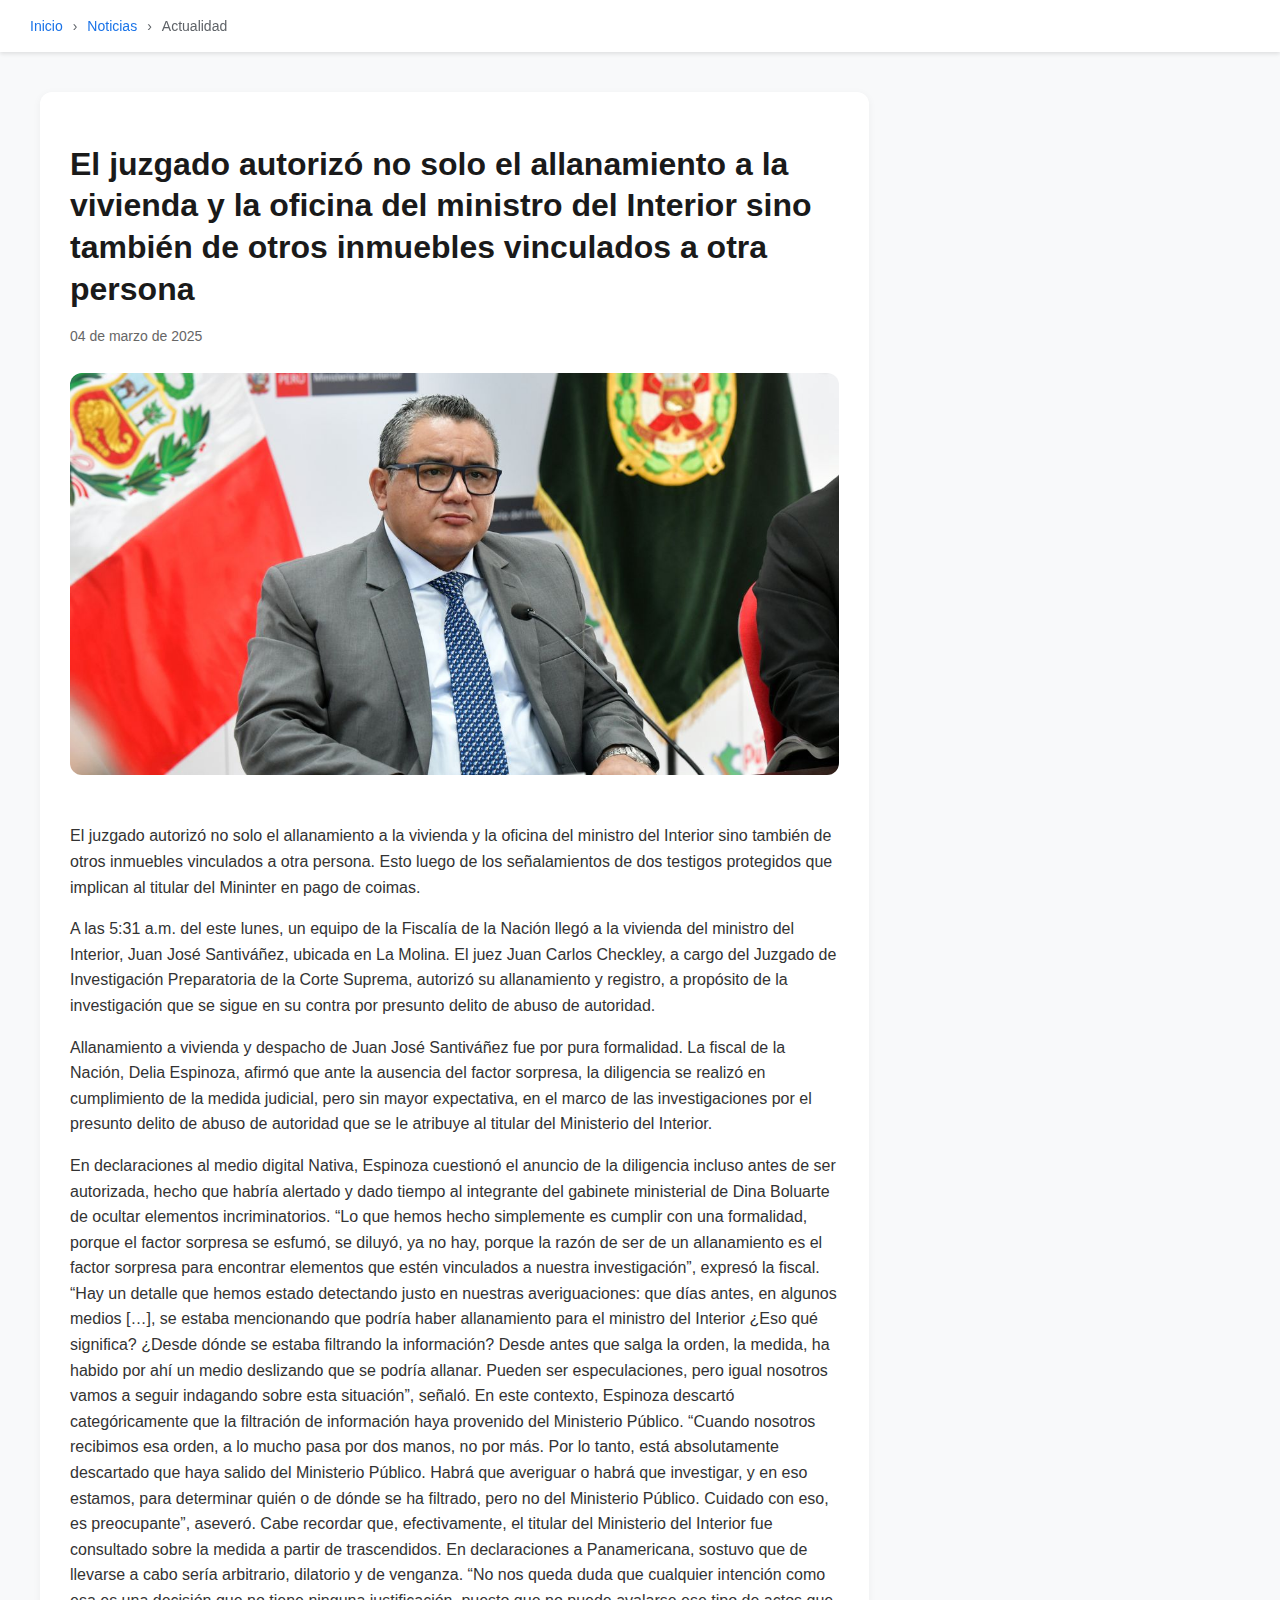
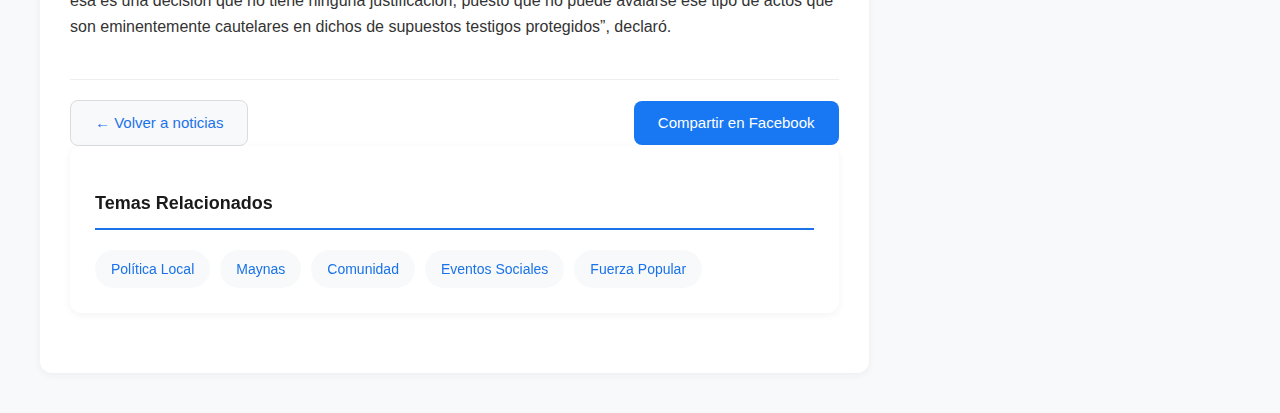
<file: noticia3.html>
<!DOCTYPE html>
<html lang="es">
<head>
    <meta charset="UTF-8">
    <meta name="viewport" content="width=device-width, initial-scale=1.0">
    <title>Noticia Detallada</title>
    
    <!-- Open Graph Meta Tags para Facebook -->
    <meta property="og:title" content="El Ipad perdido de Juan José Santiváñez: ¿Cuál fue el objetivo del allanamiento al ministro del Interior?">
    <meta property="og:description" content="El juzgado autorizó no solo el allanamiento a la vivienda y la oficina del ministro del Interior sino también de otros inmuebles vinculados a otra persona.">
    <meta property="og:image" content="images/noti3.jpg">
    <meta property="og:url" content="https://tusitio.com/noticia-detalhada">
    
    <style>
        body {
            font-family: 'Arial', sans-serif;
            margin: 0;
            padding: 0;
            background-color: #f8f9fa;
            color: #333;
            line-height: 1.6;
        }

        header {
            background-color: #fff;
            padding: 15px 30px;
            box-shadow: 0 2px 4px rgba(0,0,0,0.1);
            position: sticky;
            top: 0;
            z-index: 1000;
        }

        .breadcrumb {
            display: flex;
            align-items: center;
            gap: 10px;
            font-size: 14px;
        }

        .breadcrumb a {
            color: #1a73e8;
            text-decoration: none;
            font-weight: 500;
            transition: color 0.3s ease;
        }

        .breadcrumb span {
            color: #5f6368;
        }

        .breadcrumb a:hover {
            color: #174ea6;
        }

        .container {
            max-width: 1200px;
            margin: 40px auto;
            display: grid;
            grid-template-columns: 2.5fr 1fr;
            gap: 40px;
            padding: 0 20px;
        }

        /* Estilo del artículo principal */
        .main-article {
            background-color: white;
            padding: 30px;
            border-radius: 12px;
            box-shadow: 0 2px 8px rgba(0,0,0,0.05);
        }

        .main-article img {
            width: 100%;
            height: auto;
            border-radius: 12px;
            margin-bottom: 25px;
        }

        .main-article h1 {
            font-size: 32px;
            margin-bottom: 15px;
            color: #1a1a1a;
            line-height: 1.3;
        }

        .meta {
            color: #666;
            font-size: 14px;
            margin-bottom: 25px;
            display: flex;
            gap: 15px;
        }

        /* Contenedor de acciones */
        .action-buttons {
            display: flex;
            justify-content: space-between;
            align-items: center;
            margin-top: 40px;
            padding-top: 20px;
            border-top: 1px solid #eee;
        }

        .back-button {
            display: inline-flex;
            align-items: center;
            padding: 10px 24px;
            background-color: #f8f9fa;
            color: #1a73e8;
            text-decoration: none;
            border-radius: 8px;
            font-size: 15px;
            font-weight: 500;
            border: 1px solid #dadce0;
            transition: all 0.3s ease;
        }

        .back-button:hover {
            background-color: #f1f3f4;
            border-color: #1a73e8;
        }

        .social-share {
            display: flex;
            gap: 15px;
        }

        .share-facebook {
            display: inline-flex;
            align-items: center;
            padding: 10px 24px;
            background-color: #1877f2;
            color: white;
            text-decoration: none;
            border-radius: 8px;
            font-size: 15px;
            font-weight: 500;
            transition: all 0.3s ease;
        }

        .share-facebook:hover {
            background-color: #166fe5;
            transform: translateY(-1px);
        }

        /* Barra lateral moderna */
        .sidebar {
            position: sticky;
            top: 100px;
        }

        .sidebar-section {
            background-color: white;
            padding: 25px;
            border-radius: 12px;
            box-shadow: 0 2px 8px rgba(0,0,0,0.05);
            margin-bottom: 30px;
        }

        .sidebar-title {
            font-size: 18px;
            color: #1a1a1a;
            margin-bottom: 20px;
            font-weight: 600;
            border-bottom: 2px solid #1a73e8;
            padding-bottom: 10px;
        }

        .tag-cloud {
            display: flex;
            flex-wrap: wrap;
            gap: 10px;
        }

        .tag {
            padding: 8px 16px;
            background-color: #f8f9fa;
            border-radius: 20px;
            color: #1a73e8;
            text-decoration: none;
            font-size: 14px;
            transition: all 0.3s ease;
        }

        .tag:hover {
            background-color: #1a73e8;
            color: white;
        }

        .newsletter-form {
            margin-top: 15px;
        }

        .newsletter-input {
            width: 100%;
            padding: 12px;
            border: 1px solid #dadce0;
            border-radius: 8px;
            margin-bottom: 10px;
            font-size: 14px;
        }

        .newsletter-button {
            width: 100%;
            padding: 12px;
            background-color: #1a73e8;
            color: white;
            border: none;
            border-radius: 8px;
            font-size: 14px;
            font-weight: 500;
            cursor: pointer;
            transition: background-color 0.3s ease;
        }

        .newsletter-button:hover {
            background-color: #174ea6;
        }

        @media (max-width: 768px) {
            .container {
                grid-template-columns: 1fr;
            }
            
            .sidebar {
                position: static;
                margin-top: 30px;
            }

            .main-article h1 {
                font-size: 24px;
            }

            .action-buttons {
                flex-direction: column;
                gap: 15px;
            }

            .social-share {
                width: 100%;
            }

            .share-facebook {
                width: 100%;
                justify-content: center;
            }

            .back-button {
                width: 100%;
                justify-content: center;
            }
        }
    </style>
</head>
<body>
    <header>
        <nav class="breadcrumb">
            <a href="index.html">Inicio</a>
            <span>›</span>
            <a href="noticias.html">Noticias</a>
            <span>›</span>
            <span>Actualidad</span>
        </nav>
    </header>

    <div class="container">
        <!-- Artículo Principal -->
        <div class="main-article">
            <h1>El juzgado autorizó no solo el allanamiento a la vivienda y la oficina del ministro del Interior sino también de otros inmuebles vinculados a otra persona</h1>
            <div class="meta">
                04 de marzo de 2025
            </div>
            <img src="images/noti3.jpg" alt="El juzgado autorizó no solo el allanamiento a la vivienda y la oficina del ministro del Interior sino también de otros inmuebles vinculados a otra persona">
            <div class="content">
              
                <p>
                   El juzgado autorizó no solo el allanamiento a la vivienda y la oficina del ministro del Interior sino también de otros inmuebles vinculados a otra persona. Esto luego de los señalamientos de dos testigos protegidos que implican al titular del Mininter en pago de coimas.
                </p>
                <p>
                    A las 5:31 a.m. del este lunes, un equipo de la Fiscalía de la Nación llegó a la vivienda del ministro del Interior, Juan José Santiváñez, ubicada en La Molina. El juez Juan Carlos Checkley, a cargo del Juzgado de Investigación Preparatoria de la Corte Suprema, autorizó su allanamiento y registro, a propósito de la investigación que se sigue en su contra por presunto delito de abuso de autoridad.
 </p>
</p> Allanamiento a vivienda y despacho de Juan José Santiváñez fue por pura formalidad. La fiscal de la Nación, Delia Espinoza, afirmó que ante la ausencia del factor sorpresa, la diligencia se realizó en cumplimiento de la medida judicial, pero sin mayor expectativa, en el marco de las investigaciones por el presunto delito de abuso de autoridad que se le atribuye al titular del Ministerio del Interior.
               
                </p>
En declaraciones al medio digital Nativa, Espinoza cuestionó el anuncio de la diligencia incluso antes de ser autorizada, hecho que habría alertado y dado tiempo al integrante del gabinete ministerial de Dina Boluarte de ocultar elementos incriminatorios. “Lo que hemos hecho simplemente es cumplir con una formalidad, porque el factor sorpresa se esfumó, se diluyó, ya no hay, porque la razón de ser de un allanamiento es el factor sorpresa para encontrar elementos que estén vinculados a nuestra investigación”, expresó la fiscal.

“Hay un detalle que hemos estado detectando justo en nuestras averiguaciones: que días antes, en algunos medios […], se estaba mencionando que podría haber allanamiento para el ministro del Interior ¿Eso qué significa? ¿Desde dónde se estaba filtrando la información? Desde antes que salga la orden, la medida, ha habido por ahí un medio deslizando que se podría allanar. Pueden ser especulaciones, pero igual nosotros vamos a seguir indagando sobre esta situación”, señaló.

En este contexto, Espinoza descartó categóricamente que la filtración de información haya provenido del Ministerio Público. “Cuando nosotros recibimos esa orden, a lo mucho pasa por dos manos, no por más. Por lo tanto, está absolutamente descartado que haya salido del Ministerio Público. Habrá que averiguar o habrá que investigar, y en eso estamos, para determinar quién o de dónde se ha filtrado, pero no del Ministerio Público. Cuidado con eso, es preocupante”, aseveró.

Cabe recordar que, efectivamente, el titular del Ministerio del Interior fue consultado sobre la medida a partir de trascendidos. En declaraciones a Panamericana, sostuvo que de llevarse a cabo sería arbitrario, dilatorio y de venganza. “No nos queda duda que cualquier intención como esa es una decisión que no tiene ninguna justificación, puesto que no puede avalarse ese tipo de actos que son eminentemente cautelares en dichos de supuestos testigos protegidos”, declaró.

                

                
                <!-- compartir facebook -->
               <div class="action-buttons">
    <a href="noticias.html" class="back-button">← Volver a noticias</a>
    <div class="social-share">
        <a href="#" 
           target="_blank" 
           class="share-facebook" 
           id="share-facebook">
            Compartir en Facebook
        </a>
    </div>
</div>

<script>
    document.getElementById("share-facebook").addEventListener("click", function(event) {
        event.preventDefault();
        var currentUrl = window.location.href; // Obtiene la URL de la página actual
        var facebookUrl = "https://www.facebook.com/sharer/sharer.php?u=" + encodeURIComponent(currentUrl);
        window.open(facebookUrl, "_blank", "width=600,height=400");
    });
</script>
     <!-- fin compartir facebook -->           
                
                
                
                
        </div>

        <!-- Barra Lateral Moderna -->
        <aside class="sidebar">
            <section class="sidebar-section">
                <h3 class="sidebar-title">Temas Relacionados</h3>
                <div class="tag-cloud">
                    <a href="#" class="tag">Política Local</a>
                    <a href="#" class="tag">Maynas</a>
                    <a href="#" class="tag">Comunidad</a>
                    <a href="#" class="tag">Eventos Sociales</a>
                    <a href="#" class="tag">Fuerza Popular</a>
                </div>
            </section>

         
        </aside>
    </div>
</body>
</html>
</file>
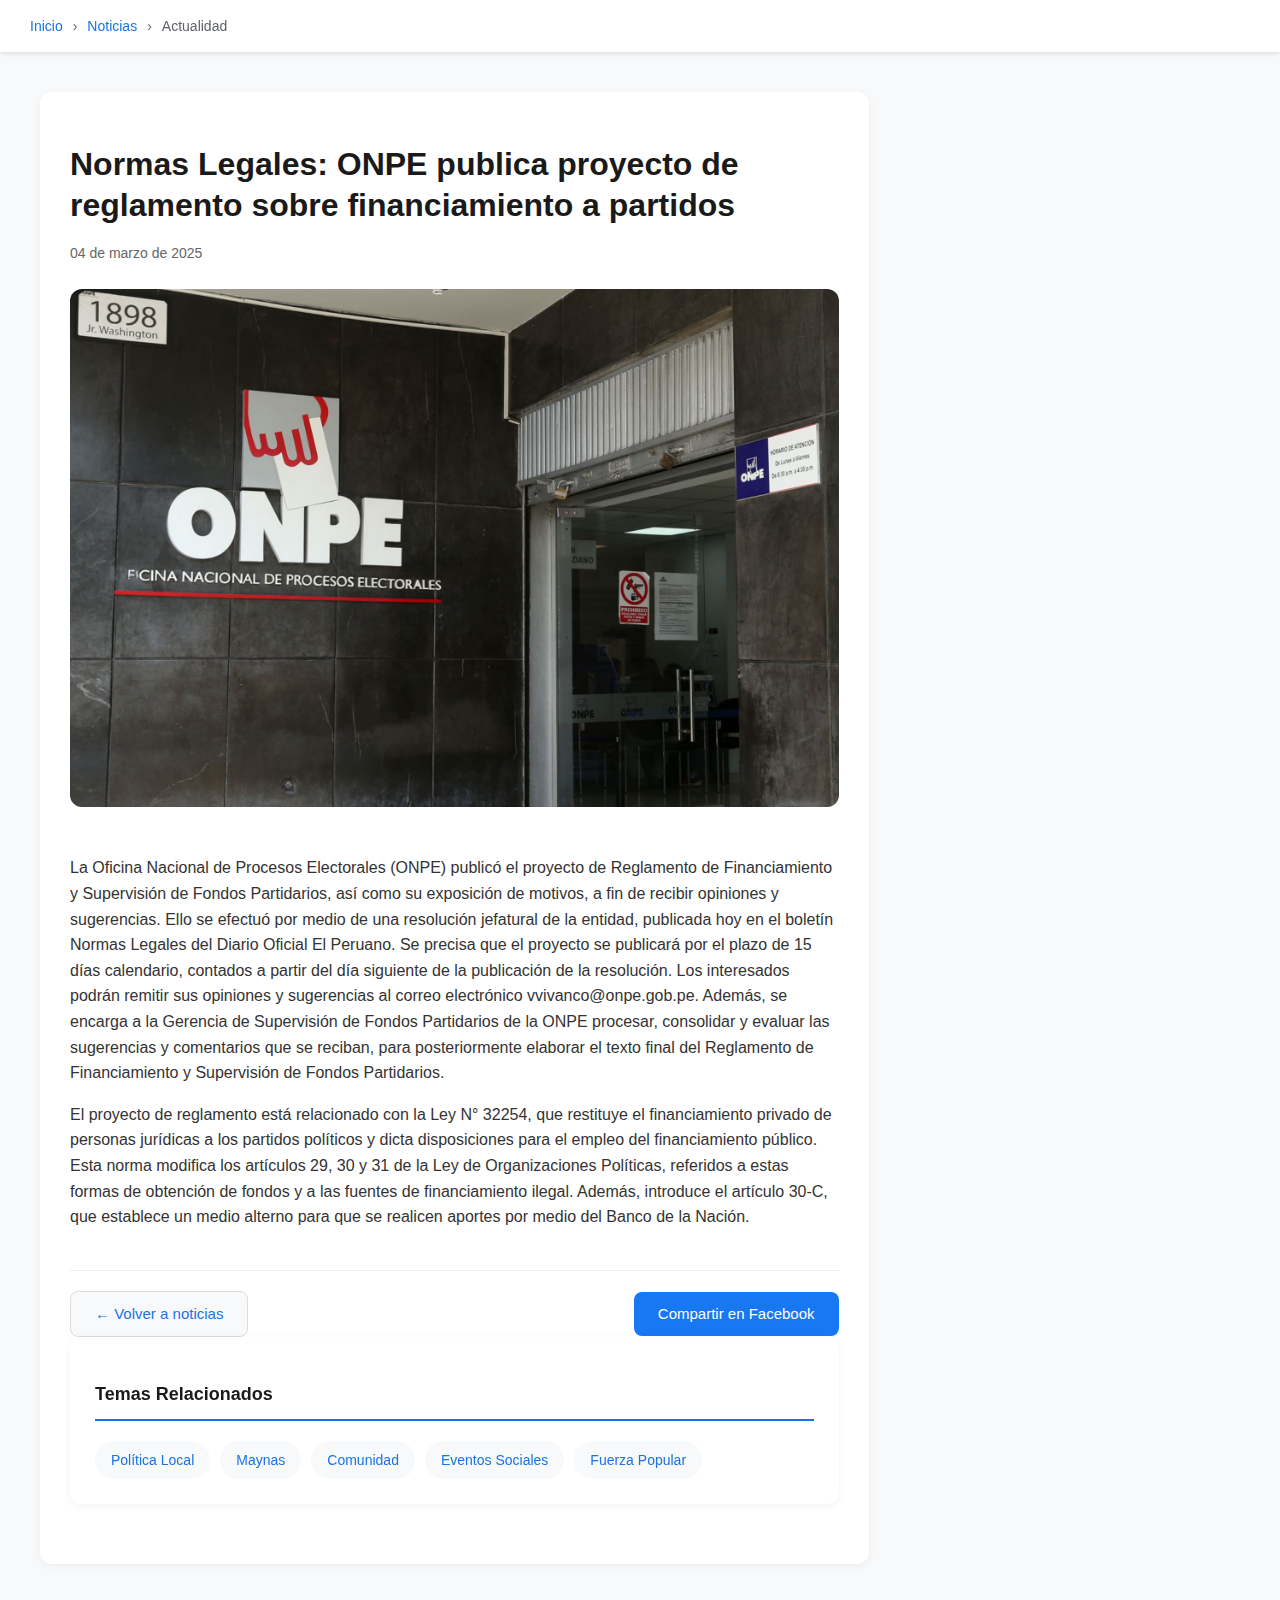
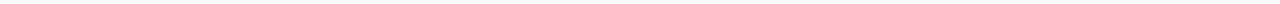
<file: noticia4.html>
<!DOCTYPE html>
<html lang="es">
<head>
    <meta charset="UTF-8">
    <meta name="viewport" content="width=device-width, initial-scale=1.0">
    <title>Noticia Detallada</title>
    
    <!-- Open Graph Meta Tags para Facebook -->
    <meta property="og:title" content="Normas Legales: ONPE publica proyecto de reglamento sobre financiamiento a partidos">
    <meta property="og:description" content="La Oficina Nacional de Procesos Electorales (ONPE) publicó el proyecto de Reglamento de Financiamiento y Supervisión de Fondos Partidarios">
    <meta property="og:image" content="images/noti4.jpg">
    <meta property="og:url" content="https://tusitio.com/noticia-detalhada">
    
    <style>
        body {
            font-family: 'Arial', sans-serif;
            margin: 0;
            padding: 0;
            background-color: #f8f9fa;
            color: #333;
            line-height: 1.6;
        }

        header {
            background-color: #fff;
            padding: 15px 30px;
            box-shadow: 0 2px 4px rgba(0,0,0,0.1);
            position: sticky;
            top: 0;
            z-index: 1000;
        }

        .breadcrumb {
            display: flex;
            align-items: center;
            gap: 10px;
            font-size: 14px;
        }

        .breadcrumb a {
            color: #1a73e8;
            text-decoration: none;
            font-weight: 500;
            transition: color 0.3s ease;
        }

        .breadcrumb span {
            color: #5f6368;
        }

        .breadcrumb a:hover {
            color: #174ea6;
        }

        .container {
            max-width: 1200px;
            margin: 40px auto;
            display: grid;
            grid-template-columns: 2.5fr 1fr;
            gap: 40px;
            padding: 0 20px;
        }

        /* Estilo del artículo principal */
        .main-article {
            background-color: white;
            padding: 30px;
            border-radius: 12px;
            box-shadow: 0 2px 8px rgba(0,0,0,0.05);
        }

        .main-article img {
            width: 100%;
            height: auto;
            border-radius: 12px;
            margin-bottom: 25px;
        }

        .main-article h1 {
            font-size: 32px;
            margin-bottom: 15px;
            color: #1a1a1a;
            line-height: 1.3;
        }

        .meta {
            color: #666;
            font-size: 14px;
            margin-bottom: 25px;
            display: flex;
            gap: 15px;
        }

        /* Contenedor de acciones */
        .action-buttons {
            display: flex;
            justify-content: space-between;
            align-items: center;
            margin-top: 40px;
            padding-top: 20px;
            border-top: 1px solid #eee;
        }

        .back-button {
            display: inline-flex;
            align-items: center;
            padding: 10px 24px;
            background-color: #f8f9fa;
            color: #1a73e8;
            text-decoration: none;
            border-radius: 8px;
            font-size: 15px;
            font-weight: 500;
            border: 1px solid #dadce0;
            transition: all 0.3s ease;
        }

        .back-button:hover {
            background-color: #f1f3f4;
            border-color: #1a73e8;
        }

        .social-share {
            display: flex;
            gap: 15px;
        }

        .share-facebook {
            display: inline-flex;
            align-items: center;
            padding: 10px 24px;
            background-color: #1877f2;
            color: white;
            text-decoration: none;
            border-radius: 8px;
            font-size: 15px;
            font-weight: 500;
            transition: all 0.3s ease;
        }

        .share-facebook:hover {
            background-color: #166fe5;
            transform: translateY(-1px);
        }

        /* Barra lateral moderna */
        .sidebar {
            position: sticky;
            top: 100px;
        }

        .sidebar-section {
            background-color: white;
            padding: 25px;
            border-radius: 12px;
            box-shadow: 0 2px 8px rgba(0,0,0,0.05);
            margin-bottom: 30px;
        }

        .sidebar-title {
            font-size: 18px;
            color: #1a1a1a;
            margin-bottom: 20px;
            font-weight: 600;
            border-bottom: 2px solid #1a73e8;
            padding-bottom: 10px;
        }

        .tag-cloud {
            display: flex;
            flex-wrap: wrap;
            gap: 10px;
        }

        .tag {
            padding: 8px 16px;
            background-color: #f8f9fa;
            border-radius: 20px;
            color: #1a73e8;
            text-decoration: none;
            font-size: 14px;
            transition: all 0.3s ease;
        }

        .tag:hover {
            background-color: #1a73e8;
            color: white;
        }

        .newsletter-form {
            margin-top: 15px;
        }

        .newsletter-input {
            width: 100%;
            padding: 12px;
            border: 1px solid #dadce0;
            border-radius: 8px;
            margin-bottom: 10px;
            font-size: 14px;
        }

        .newsletter-button {
            width: 100%;
            padding: 12px;
            background-color: #1a73e8;
            color: white;
            border: none;
            border-radius: 8px;
            font-size: 14px;
            font-weight: 500;
            cursor: pointer;
            transition: background-color 0.3s ease;
        }

        .newsletter-button:hover {
            background-color: #174ea6;
        }

        @media (max-width: 768px) {
            .container {
                grid-template-columns: 1fr;
            }
            
            .sidebar {
                position: static;
                margin-top: 30px;
            }

            .main-article h1 {
                font-size: 24px;
            }

            .action-buttons {
                flex-direction: column;
                gap: 15px;
            }

            .social-share {
                width: 100%;
            }

            .share-facebook {
                width: 100%;
                justify-content: center;
            }

            .back-button {
                width: 100%;
                justify-content: center;
            }
        }
    </style>
</head>
<body>
    <header>
        <nav class="breadcrumb">
            <a href="index.html">Inicio</a>
            <span>›</span>
            <a href="noticias.html">Noticias</a>
            <span>›</span>
            <span>Actualidad</span>
        </nav>
    </header>

    <div class="container">
        <!-- Artículo Principal -->
        <div class="main-article">
            <h1>Normas Legales: ONPE publica proyecto de reglamento sobre financiamiento a partidos</h1>
            <div class="meta">
                04 de marzo de 2025
            </div>
            <img src="images/noti4.jpg" alt="Normas Legales: ONPE publica proyecto de reglamento sobre financiamiento a partidos">
            <div class="content">
                
                <p>
                   La Oficina Nacional de Procesos Electorales (ONPE) publicó el proyecto de Reglamento de Financiamiento y Supervisión de Fondos Partidarios, así como su exposición de motivos, a fin de recibir opiniones y sugerencias.
Ello se efectuó por medio de una resolución jefatural de la entidad, publicada hoy en el boletín Normas Legales del Diario Oficial El Peruano.

Se precisa que el proyecto se publicará por el plazo de 15 días calendario, contados a partir del día siguiente de la publicación de la resolución.

Los interesados podrán remitir sus opiniones y sugerencias al correo electrónico vvivanco@onpe.gob.pe.

Además, se encarga a la Gerencia de Supervisión de Fondos Partidarios de la ONPE procesar, consolidar y evaluar las sugerencias y comentarios que se reciban, para posteriormente elaborar el texto final del Reglamento de Financiamiento y Supervisión de Fondos Partidarios.


                </p>
                <p>
                    El proyecto de reglamento está relacionado con la Ley N° 32254, que restituye el financiamiento privado de personas jurídicas a los partidos políticos y dicta disposiciones para el empleo del financiamiento público.

Esta norma modifica los artículos 29, 30 y 31 de la Ley de Organizaciones Políticas, referidos a estas formas de obtención de fondos y a las fuentes de financiamiento ilegal. Además, introduce el artículo 30-C, que establece un medio alterno para que se realicen aportes por medio del Banco de la Nación.
                                          <br>
                                        

                <!-- compartir facebook -->
               <div class="action-buttons">
    <a href="noticias.html" class="back-button">← Volver a noticias</a>
    <div class="social-share">
        <a href="#" 
           target="_blank" 
           class="share-facebook" 
           id="share-facebook">
            Compartir en Facebook
        </a>
    </div>
</div>

<script>
    document.getElementById("share-facebook").addEventListener("click", function(event) {
        event.preventDefault();
        var currentUrl = window.location.href; // Obtiene la URL de la página actual
        var facebookUrl = "https://www.facebook.com/sharer/sharer.php?u=" + encodeURIComponent(currentUrl);
        window.open(facebookUrl, "_blank", "width=600,height=400");
    });
</script>
     <!-- fin compartir facebook -->           
                
                
                
                
        </div>

        <!-- Barra Lateral Moderna -->
        <aside class="sidebar">
            <section class="sidebar-section">
                <h3 class="sidebar-title">Temas Relacionados</h3>
                <div class="tag-cloud">
                    <a href="#" class="tag">Política Local</a>
                    <a href="#" class="tag">Maynas</a>
                    <a href="#" class="tag">Comunidad</a>
                    <a href="#" class="tag">Eventos Sociales</a>
                    <a href="#" class="tag">Fuerza Popular</a>
                </div>
            </section>

         
        </aside>
    </div>
</body>
</html>
</file>
<file: css/style.css>
@import url("https://fonts.googleapis.com/css2?family=Poppins:wght@400;600;700&display=swap");
body {
  font-family: "Poppins", sans-serif;
  color: #0c0c0c;
  background-color: #ffffff;
  overflow-x: hidden;
}

.layout_padding {
  padding: 90px 0;
}

.layout_margin {
  margin: 90px 0;
}

.layout_padding2 {
  padding: 75px 0;
}

.layout_padding2-top {
  padding-top: 75px;
}

.layout_padding2-bottom {
  padding-bottom: 75px;
}

.layout_padding-top {
  padding-top: 90px;
}

.layout_padding-bottom {
  padding-bottom: 90px;
}

.heading_container {
  display: -webkit-box;
  display: -ms-flexbox;
  display: flex;
  -webkit-box-orient: vertical;
  -webkit-box-direction: normal;
      -ms-flex-direction: column;
          flex-direction: column;
  -webkit-box-align: start;
      -ms-flex-align: start;
          align-items: flex-start;
}

.heading_container h2 {
  position: relative;
  font-weight: bold;
}

.heading_container h2 span {
  color: #2832C2;
}

.heading_container.heading_center {
  -webkit-box-align: center;
      -ms-flex-align: center;
          align-items: center;
  text-align: center;
}

a,
a:hover,
a:focus {
  text-decoration: none;
}

a:hover,
a:focus {
  color: initial;
}

.btn,
.btn:focus {
  outline: none !important;
  -webkit-box-shadow: none;
          box-shadow: none;
}

/*header section*/
.hero_area {
  position: relative;
  min-height: 100vh;
  display: -webkit-box;
  display: -ms-flexbox;
  display: flex;
  -webkit-box-orient: vertical;
  -webkit-box-direction: normal;
      -ms-flex-direction: column;
          flex-direction: column;
  background-color: #e9ecef;
  border-radius: 0 0 350px 0;
}

.sub_page .hero_area {
  min-height: auto;
  border-radius: 0 0 45px 0;
}

.header_section {
    background-color: #ffffff; /* Fondo blanco para toda la fila */
  padding: 15px 0; /* Opcional: ajusta el espacio superior e inferior */
  box-shadow: 0 2px 5px rgba(0, 0, 0, 0.1); /* Opcional: agrega una sombra ligera */
  padding: 15px 0;
}

.header_section .container-fluid {
  padding-right: 25px;
  padding-left: 25px;
}

.navbar-brand span {
  font-weight: bold;
  color: #ffffff;
  font-size: 24px;
}

.custom_nav-container {
  padding: 0;
}

.custom_nav-container .navbar-nav {
  margin: auto;
}

.custom_nav-container .navbar-nav .nav-item .nav-link {
  padding: 5px 25px;
   background-color: #e13c3c; /* Fondo rojo */
  color: #ffffff; /* Letras blancas */
  text-align: center;
  text-transform: uppercase;
  border-radius: 5px;
  -webkit-transition: all 0.3s;
  transition: all 0.3s;
}

.custom_nav-container .navbar-nav .nav-item:hover .nav-link, .custom_nav-container .navbar-nav .nav-item.active .nav-link {
  color: #000000;
  background-color: #ffffff;
}

.custom_nav-container .navbar-toggler {
  outline: none;
}

.custom_nav-container .navbar-toggler {
  padding: 0;
  width: 37px;
  height: 42px;
  -webkit-transition: all 0.3s;
  transition: all 0.3s;
}

.custom_nav-container .navbar-toggler span {
  display: block;
  width: 35px;
  height: 4px;
  background-color: #e13c3c;
  margin: 7px 0;
  -webkit-transition: all 0.3s;
  transition: all 0.3s;
  position: relative;
  border-radius: 5px;
  transition: all 0.3s;
}

.custom_nav-container .navbar-toggler span::before, .custom_nav-container .navbar-toggler span::after {
  content: "";
  position: absolute;
  left: 0;
  height: 100%;
  width: 100%;
  background-color: #e13c3c;
  top: -10px;
  border-radius: 5px;
  -webkit-transition: all 0.3s;
  transition: all 0.3s;
}

.custom_nav-container .navbar-toggler span::after {
  top: 10px;
}

.custom_nav-container .navbar-toggler[aria-expanded="true"] {
  -webkit-transform: rotate(360deg);
          transform: rotate(360deg);
}

.custom_nav-container .navbar-toggler[aria-expanded="true"] span {
  -webkit-transform: rotate(45deg);
          transform: rotate(45deg);
}

.custom_nav-container .navbar-toggler[aria-expanded="true"] span::before, .custom_nav-container .navbar-toggler[aria-expanded="true"] span::after {
  -webkit-transform: rotate(90deg);
          transform: rotate(90deg);
  top: 0;
}

.custom_nav-container .navbar-toggler[aria-expanded="true"] .s-1 {
  -webkit-transform: rotate(45deg);
          transform: rotate(45deg);
  margin: 0;
  margin-bottom: -4px;
}

.custom_nav-container .navbar-toggler[aria-expanded="true"] .s-2 {
  display: none;
}

.custom_nav-container .navbar-toggler[aria-expanded="true"] .s-3 {
  -webkit-transform: rotate(-45deg);
          transform: rotate(-45deg);
  margin: 0;
  margin-top: -4px;
}

.custom_nav-container .navbar-toggler[aria-expanded="false"] .s-1,
.custom_nav-container .navbar-toggler[aria-expanded="false"] .s-2,
.custom_nav-container .navbar-toggler[aria-expanded="false"] .s-3 {
  -webkit-transform: none;
          transform: none;
}

.quote_btn-container {
  display: -webkit-box;
  display: -ms-flexbox;
  display: flex;
  -webkit-box-align: center;
      -ms-flex-align: center;
          align-items: center;
}

.quote_btn-container a {
  color: #000000;
  text-transform: uppercase;
}

.quote_btn-container a span {
  margin-left: 5px;
}

.quote_btn-container a:hover {
  color: #FF0000);
}

.quote_btn-container .quote_btn {
  display: inline-block;
  padding: 5px 25px;
  background-color: #FF0000);
  color: #ffffff;
  border-radius: 5px;
  -webkit-transition: all 0.3s;
  transition: all 0.3s;
  border: 1px solid #FF0000);
}

.quote_btn-container .quote_btn:hover {
  color: #ffffff;
  -webkit-transform: translateY(-3px);
          transform: translateY(-3px);
}

/*end header section*/
/* slider section */
.slider_section {
  -webkit-box-flex: 1;
      -ms-flex: 1;
          flex: 1;
  display: -webkit-box;
  display: -ms-flexbox;
  display: flex;
  -webkit-box-align: center;
      -ms-flex-align: center;
          align-items: center;
  padding: 45px 0;
}

.slider_section .row {
  -webkit-box-align: center;
      -ms-flex-align: center;
          align-items: center;
}

.slider_section #customCarousel1 {
  width: 100%;
  position: unset;
}

.slider_section .detail-box {
  text-align: center;
  color: #1a4da1;
}

.slider_section .detail-box h1 {
  font-weight: bold;
  margin-bottom: 20px;
}

.slider_section .detail-box .btn-box {
  display: -webkit-box;
  display: -ms-flexbox;
  display: flex;
  -webkit-box-pack: center;
      -ms-flex-pack: center;
          justify-content: center;
  margin: 0 -5px;
  margin-top: 45px;
}

.slider_section .detail-box .btn-box a {
  margin: 5px;
  text-align: center;
  width: 185px;
}

.slider_section .detail-box .btn-box .btn1 {
  display: inline-block;
  padding: 12px 15px;
  background-color: #e13c3c;
  color: #ffffff;
  border-radius: 5px;
  -webkit-transition: all 0.3s;
  transition: all 0.3s;
  border: 1px solid #FF0000;
}

.slider_section .detail-box .btn-box .btn1:hover {
  color: #ffffff;
  -webkit-transform: translateY(-3px);
          transform: translateY(-3px);
}

.slider_section .img-box img {
  width: 100%;
}

.slider_section .carousel-indicators {
  position: unset;
  margin: 0;
  -webkit-box-pack: center;
      -ms-flex-pack: center;
          justify-content: center;
  -webkit-box-align: center;
      -ms-flex-align: center;
          align-items: center;
  margin-top: 45px;
}



/* Miniaturas cuadradas responsivas */
.gallery-img {
  width: 100%; /* Ajusta al ancho del contenedor */
  aspect-ratio: 1 / 1; /* Mantiene proporción cuadrada */
  object-fit: cover; /* Recorta la imagen si es necesario */
  cursor: pointer; /* Indica interactividad */
  border-radius: 5px; /* Bordes redondeados (opcional) */
  transition: transform 0.3s ease; /* Efecto de zoom */
}

.gallery-img:hover {
  transform: scale(1.05); /* Efecto de zoom al pasar el mouse */
}

.modal {
  display: none; /* Oculto por defecto */
  position: fixed;
  z-index: 9999;
  left: 0;
  top: 0;
  width: 100%;
  height: 100%;
  background-color: rgba(0, 0, 0, 0.8); /* Fondo oscuro */
}

.modal-content {
  display: block;
  margin: auto;
  max-width: 90%; /* Ajusta al 90% del ancho de la pantalla */
  max-height: 90%; /* Ajusta al 90% del alto de la pantalla */
}

.close {
  position: absolute;
  top: 15px;
  right: 35px;
  color: #fff;
  font-size: 40px;
  font-weight: bold;
  cursor: pointer;
}

.close:hover,
.close:focus {
  color: #ff0000;
  text-decoration: none;
}






.slider_section .carousel-indicators li {
  background-color: #e64e4e;
  width: 15px;
  height: 15px;
  border-radius: 100%;
  opacity: 1;
}

.slider_section .carousel-indicators li.active {
  width: 23px;
  height: 23px;
  background-color: #FF0000);
}

.service_section {
  text-align: center;
}

.service_section .heading_container {
  -webkit-box-align: center;
      -ms-flex-align: center;
          align-items: center;
}

.service_section .box {
  margin-top: 25px;
  padding: 15px;
  border-radius: 10px;
  -webkit-box-shadow: 0 0 5px 0 rgba(0, 0, 0, 0.25);
          box-shadow: 0 0 5px 0 rgba(0, 0, 0, 0.25);
  position: relative;
  overflow: hidden;
  -webkit-transition: all 0.3s;
  transition: all 0.3s;
}

.service_section .box::before {
  content: "";
  width: 275px;
  height: 275px;
  position: absolute;
  right: -137.5px;
  bottom: -137.5px;
  background-color: #faf8fd;
  z-index: -1;
  border-radius: 100%;
  -webkit-transition: all 0.3s;
  transition: all 0.3s;
}

.service_section .box .img-box {
  display: -webkit-box;
  display: -ms-flexbox;
  display: flex;
  -webkit-box-pack: center;
      -ms-flex-pack: center;
          justify-content: center;
  -webkit-box-align: center;
      -ms-flex-align: center;
          align-items: center;
  height: 125px;
  border-radius: 15px;
  -webkit-transition: all 0.3s;
  transition: all 0.3s;
}

.service_section .box .img-box img {
  width: 75px;
  -webkit-transition: all 0.3s;
  transition: all 0.3s;
}

.service_section .box .detail-box {
  margin-top: 15px;
}

.service_section .box .detail-box h5 {
  font-weight: bold;
  position: relative;
}

.service_section .box .detail-box a {
  color: inherit;
}

.service_section .box:hover {
  color: #ffffff;
}

.service_section .box:hover::before {
  -webkit-transform: scale(5);
          transform: scale(5);
  background-color: #1a4da1;
}

.service_section .box:hover img {
  -webkit-filter: invert(1);
          filter: invert(1);
}

.service_section .btn-box {
  display: -webkit-box;
  display: -ms-flexbox;
  display: flex;
  -webkit-box-pack: center;
      -ms-flex-pack: center;
          justify-content: center;
  margin-top: 45px;
}

.service_section .btn-box a {
  display: inline-block;
  padding: 10px 45px;
  background-color: #e13c3c;
  color: #ffffff;
  border-radius: 5px;
  -webkit-transition: all 0.3s;
  transition: all 0.3s;
  border: 1px solid #e13c3c;
}

.service_section .btn-box a:hover {
  color: #ffffff;
  -webkit-transform: translateY(-3px);
          transform: translateY(-3px);
}

.about_section {
  background-color: #1a4da1;
  color: #ffffff;
  border-radius: 250px 0 250px 0;
}

.about_section .row {
  -webkit-box-align: center;
      -ms-flex-align: center;
          align-items: center;
}

.about_section .img-box {
  position: relative;
}

.about_section .img-box img {
  width: 100%;
}

.about_section .detail-box p {
  margin-top: 15px;
}

.about_section .detail-box a {
  display: inline-block;
  padding: 10px 45px;
  background-color: #FF0000);
  color: #ffffff;
  border-radius: 5px;
  -webkit-transition: all 0.3s;
  transition: all 0.3s;
  border: 1px solid #FF0000);
  margin-top: 15px;
}

.about_section .detail-box a:hover {
  color: #ffffff;
  -webkit-transform: translateY(-3px);
          transform: translateY(-3px);
}

.case_section .heading_container {
  -webkit-box-align: center;
      -ms-flex-align: center;
          align-items: center;
}

.case_section .heading_container h2::before {
  left: 50%;
  -webkit-transform: translateX(-50%);
          transform: translateX(-50%);
}

.case_section .box {
  margin-top: 45px;
  background-color: #ffffff;
  -webkit-box-shadow: 0 0 10px 0 rgba(0, 0, 0, 0.15);
          box-shadow: 0 0 10px 0 rgba(0, 0, 0, 0.15);
  text-align: center;
}

.case_section .box .img-box {
  position: relative;
}

.case_section .box .img-box img {
  width: 100%;
}

.case_section .box .detail-box {
  padding: 25px;
}

.case_section .box .detail-box h5 {
  font-weight: bold;
}

.case_section .box .detail-box p {
  font-size: 15px;
}

.case_section .box .detail-box a {
  color: #2832C2;
}

.client_section .box {
  display: -webkit-box;
  display: -ms-flexbox;
  display: flex;
  -webkit-box-orient: vertical;
  -webkit-box-direction: normal;
      -ms-flex-direction: column;
          flex-direction: column;
  -webkit-box-align: center;
      -ms-flex-align: center;
          align-items: center;
  margin: 45px 0;
  text-align: center;
}

.client_section .box .img-box {
  width: 125px;
  height: 125px;
  min-width: 125px;
  position: relative;
  margin-bottom: -62.5px;
}

.client_section .box .img-box img {
  width: 100%;
  border-radius: 100%;
}

.client_section .box .client_info .client_name h5 {
  font-weight: bold;
  margin-bottom: 0;
  text-transform: uppercase;
}

.client_section .box .client_info .client_name h6 {
  margin-bottom: 0;
  color: #2832C2;
  font-weight: normal;
  font-size: 15px;
  text-transform: uppercase;
}

.client_section .box .client_info i {
  font-size: 24px;
}

.client_section .box p {
  margin-top: 15px;
}

.client_section .box .detail-box {
  background-color: #ffffff;
  background-color: #2832C2;
  color: #ffffff;
  border-radius: 15px;
  padding: 85px 45px 15px 45px;
}

.client_section .carousel-indicators {
  position: unset;
  margin: 0;
  -webkit-box-pack: center;
      -ms-flex-pack: center;
          justify-content: center;
  -webkit-box-align: center;
      -ms-flex-align: center;
          align-items: center;
}

.client_section .carousel-indicators li {
  background-color: #2832C2;
  width: 10px;
  height: 10px;
  border-radius: 100%;
  opacity: 1;
}

.client_section .carousel-indicators li.active {
  width: 20px;
  height: 20px;
  background-color: #FF0000);
}

.contact_section {
  position: relative;
}

.contact_section form {
  margin-top: 45px;
}

.contact_section input {
  width: 100%;
  border: none;
  height: 50px;
  margin-bottom: 25px;
  padding-left: 15px;
  background-color: transparent;
  outline: none;
  color: #000000;
  border: 1px solid #a5a5a5;
}

.contact_section input::-webkit-input-placeholder {
  color: #1c1b1b;
}

.contact_section input:-ms-input-placeholder {
  color: #1c1b1b;
}

.contact_section input::-ms-input-placeholder {
  color: #1c1b1b;
}

.contact_section input::placeholder {
  color: #1c1b1b;
}

.contact_section input.message-box {
  height: 120px;
}

.contact_section button {
  font-family: "Poppins", sans-serif;
  display: inline-block;
  padding: 10px 65px;
  background-color: #2832C2;
  color: #ffffff;
  border-radius: 3px;
  -webkit-transition: all 0.3s;
  transition: all 0.3s;
  border: 1px solid #7335b7;
  color: #fff;
  margin-top: 10px;
}

.contact_section button:hover {
  color: #ffffff;
  -webkit-transform: translateY(-3px);
          transform: translateY(-3px);
}

.contact_section .map_container {
  height: 100%;
  min-height: 325px;
  overflow: hidden;
  margin-left: 45px;
}

.contact_section .map_container .map {
  height: 100%;
}

.contact_section .map_container .map #googleMap {
  height: 100%;
}

.footer_container {
  background-color: #1a4da1;
  color: #ffffff;
  border-radius: 350px 0 0 0;
  padding-top: 145px;
}

/* info section */
.info_section h4 {
  font-weight: 600;
  margin-bottom: 20px;
}

.info_section .info_contact .contact_link_box {
  display: -webkit-box;
  display: -ms-flexbox;
  display: flex;
  -webkit-box-orient: vertical;
  -webkit-box-direction: normal;
      -ms-flex-direction: column;
          flex-direction: column;
}

.info_section .info_contact .contact_link_box a {
  margin: 5px 0;
  color: #ffffff;
}

.info_section .info_contact .contact_link_box a i {
  margin-right: 5px;
}

.info_section .info_contact .contact_link_box a:hover {
  color: #FF0000);
}

.info_section .info_social {
  display: -webkit-box;
  display: -ms-flexbox;
  display: flex;
  margin-top: 20px;
}

.info_section .info_social a {
  display: -webkit-box;
  display: -ms-flexbox;
  display: flex;
  -webkit-box-pack: center;
      -ms-flex-pack: center;
          justify-content: center;
  -webkit-box-align: center;
      -ms-flex-align: center;
          align-items: center;
  color: #ffffff;
  border-radius: 100%;
  margin-right: 10px;
  font-size: 24px;
}

.info_section .info_social a:hover {
  color: #FF0000);
}

.info_section .info_links {
  display: -webkit-box;
  display: -ms-flexbox;
  display: flex;
  -webkit-box-orient: vertical;
  -webkit-box-direction: normal;
      -ms-flex-direction: column;
          flex-direction: column;
  -ms-flex-wrap: wrap;
      flex-wrap: wrap;
}

.info_section .info_links a {
  display: -webkit-box;
  display: -ms-flexbox;
  display: flex;
  -webkit-box-align: center;
      -ms-flex-align: center;
          align-items: center;
  margin-bottom: 15px;
  color: #ffffff;
}

.info_section .info_links a:hover {
  color: #FF0000);
}

.info_section form input {
  border: none;
  border-bottom: 1px solid #ffffff;
  background-color: transparent;
  width: 100%;
  height: 45px;
  color: #ffffff;
  outline: none;
}

.info_section form input::-webkit-input-placeholder {
  color: #ffffff;
}

.info_section form input:-ms-input-placeholder {
  color: #ffffff;
}

.info_section form input::-ms-input-placeholder {
  color: #ffffff;
}

.info_section form input::placeholder {
  color: #ffffff;
}

.info_section form button {
  width: 100%;
  text-align: center;
  display: inline-block;
  padding: 10px 55px;
  background-color: #FF0000);
  color: #ffffff;
  border-radius: 0;
  -webkit-transition: all 0.3s;
  transition: all 0.3s;
  border: 1px solid #FF0000);
  margin-top: 15px;
}

.info_section form button:hover {
  color: #ffffff;
  -webkit-transform: translateY(-3px);
          transform: translateY(-3px);
}

/* end info section */
/* footer section*/
.footer_section {
  position: relative;
  text-align: center;
}

.footer_section p {
  padding: 25px 0;
  margin: 0;
}

.footer_section p a {
  color: inherit;
}
/*# sourceMappingURL=style.css.map */
</file>
<file: css/responsive.css>
@media (max-width: 1300px) {
  .footer_container {
    border-radius: 250px 0 0 0;
  }
}

@media (max-width: 1120px) {}

@media (max-width: 992px) {
  .hero_area {
    height: auto;
  }

  .quote_btn-container {
    display: none;
  }

  .custom_nav-container .navbar-nav {
    margin: 0;
    margin-left: auto;
    align-items: center;
  }

  .custom_nav-container .navbar-nav {
    padding-top: 15px;
  }


  .custom_nav-container .navbar-nav .nav-item .nav-link {
    padding: 5px 25px;
    margin: 5px 0;
  }

  .slider_section {
    padding: 75px 0;
  }

  .contact_section .img-box {
    margin-top: 45px;
  }

  .info_section .row>div:nth-child(1) {
    margin-bottom: 25px;
  }

  .info_section .row>div:nth-child(2) {
    margin-bottom: 25px;
  }
}

@media (max-width: 768px) {
  .hero_area {
    border-radius: 0 0 250px 0;
  }

  .slider_section .detail-box {
    margin-top: 45px;
  }

  .about_section {
    border-radius: 150px 0 150px 0;
  }

  .about_section .img-box {
    margin-top: 45px;
  }

  .contact_section .row {
    flex-direction: column-reverse;
  }

  .contact_section .map_container {
    margin-left: 0;
    margin-bottom: 45px;
    height: 375px;
  }

  .info_section .row>div:nth-child(3) {
    margin-bottom: 35px;
  }

  .info_section .row>div {
    display: flex;
    flex-direction: column;
    align-items: center;
    text-align: center;

  }

  .info_section .info_links {
    align-items: center;
  }

  .info_section form input {
    text-align: center;
  }
}

@media (max-width: 576px) {}

@media (max-width: 480px) {}

@media (max-width: 420px) {}

@media (max-width: 376px) {}

@media (min-width: 1200px) {
  .container {
    max-width: 1170px;
  }
}
</file>
